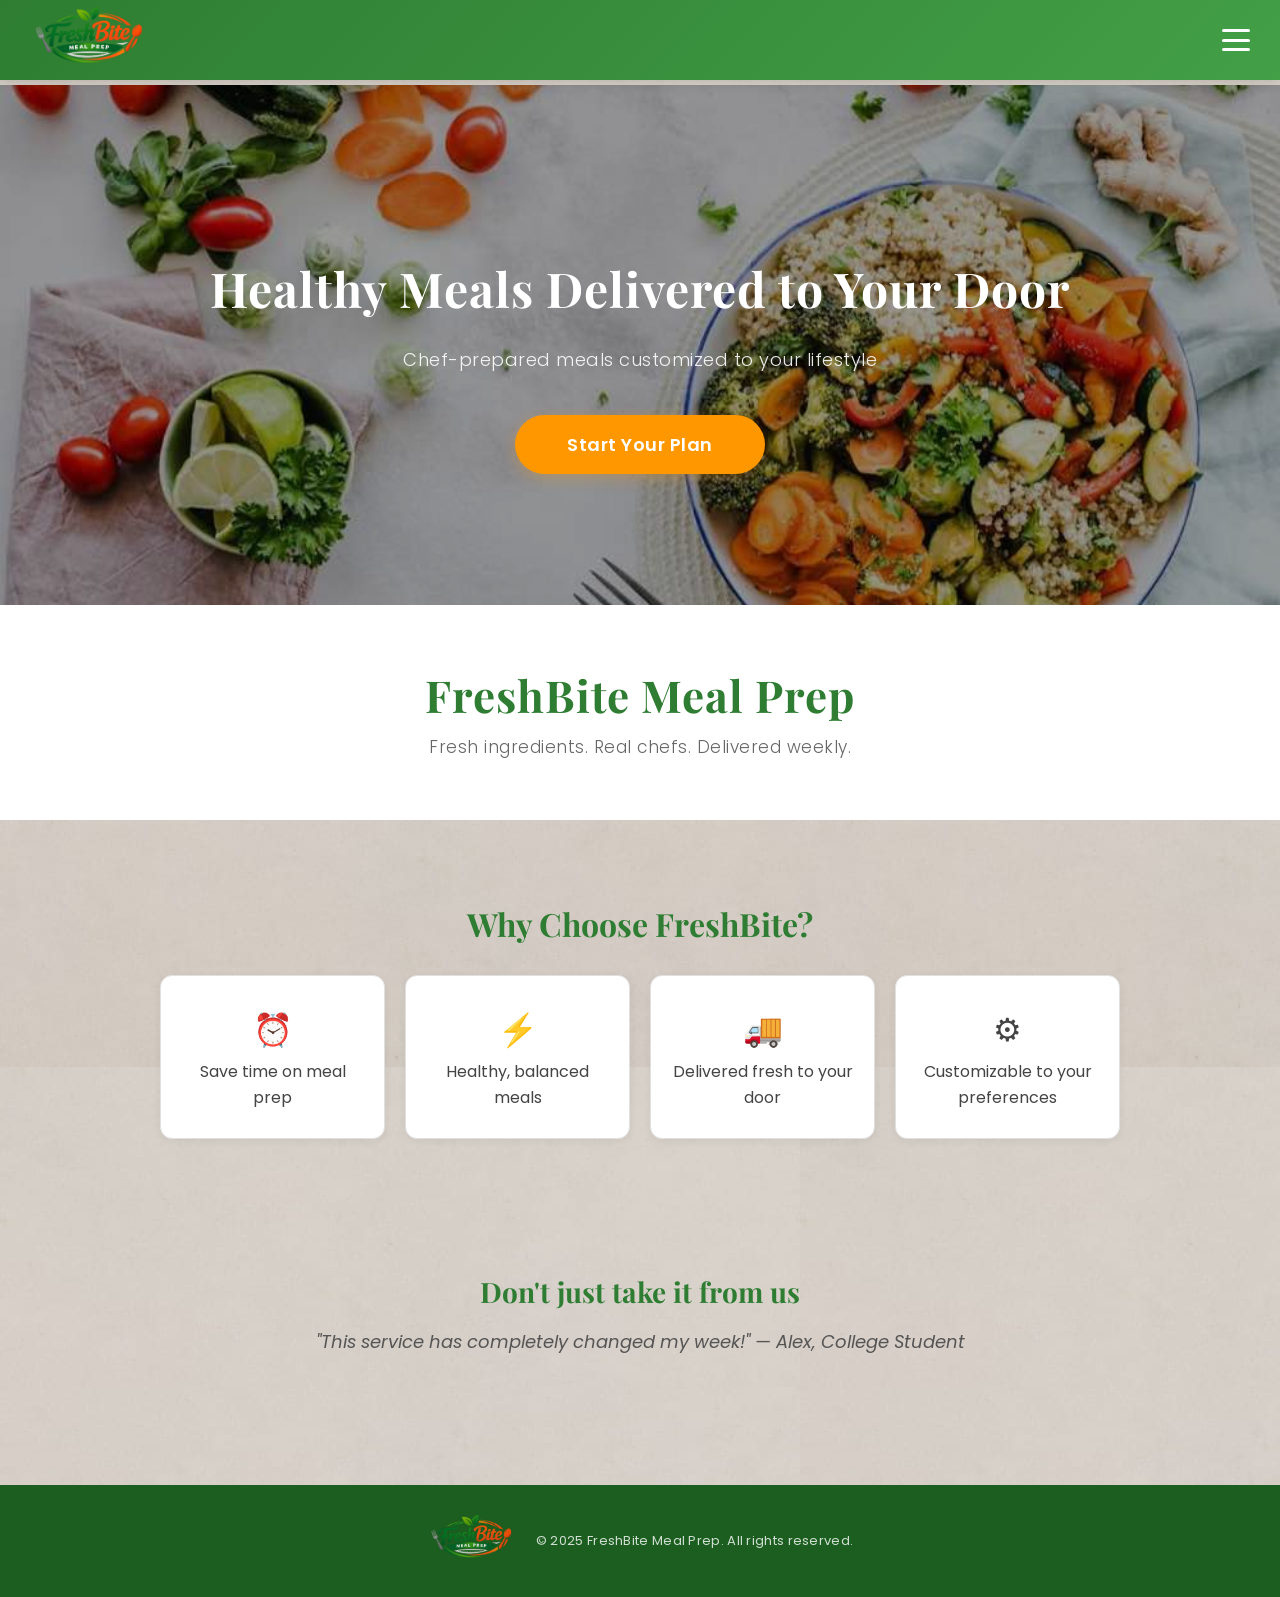
<file: webpages/index.html>
<!DOCTYPE html>
<html lang="en">
<head>
    <meta charset="UTF-8">
    <meta name="viewport" content="width=device-width, initial-scale=1.0">
    <meta name="keywords" content="FreshBite, meal prep, meal delivery, healthy food, subscription, fresh meals, home delivery">
    <meta name="description" content="FreshBite Meal Prep - Chef-prepared healthy meals delivered fresh to your door.">
    <title>Welcome - FreshBite Meal Prep</title>
    <link rel="stylesheet" href="../stylesheets/header.css">
    <link rel="stylesheet" href="../stylesheets/pages.css">
    <style>
        /* Full-width hero with overlay */
        .hero {
            width: 100%;
            min-height: 520px;
            display: flex;
            flex-direction: column;
            align-items: center;
            justify-content: center;
            background-image: linear-gradient(rgba(0,0,0,0.4), rgba(0,0,0,0.4)), url("../pictures/hero.jpg");
            background-size: cover;
            background-position: center;
        }

        .hero h2 {
            color: white;
            font-size: 48px;
            font-family: 'Playfair Display', Georgia, serif;
            text-align: center;
            padding: 0 20px;
            margin-bottom: 8px;
            letter-spacing: 1px;
        }

        .hero p {
            color: rgba(255,255,255,0.9);
            font-size: 18px;
            font-weight: 300;
            letter-spacing: 0.5px;
        }

        .hero button {
            background-color: #FF9800;
            color: white;
            margin-top: 24px;
            border-radius: 50px;
            border: none;
            padding: 16px 52px;
            font-size: 18px;
            font-weight: 600;
            font-family: 'Poppins', sans-serif;
            cursor: pointer;
            letter-spacing: 0.5px;
            transition: background-color 0.3s ease, transform 0.2s ease, box-shadow 0.3s ease;
            box-shadow: 0 4px 15px rgba(255, 152, 0, 0.3);
        }

        .hero button:hover {
            background-color: #e68a00;
            transform: translateY(-2px);
            box-shadow: 0 6px 20px rgba(255, 152, 0, 0.4);
        }

        /* Brand banner */
        .brand-banner {
            text-align: center;
            padding: 60px 20px;
            background-color: white;
        }

        .brand-banner h2 {
            font-family: 'Playfair Display', Georgia, serif;
            font-size: 44px;
            color: #2E7D32;
            margin: 0 0 10px 0;
            letter-spacing: 1px;
        }

        .brand-banner p {
            font-size: 17px;
            color: #666;
            margin: 0;
            font-weight: 300;
            letter-spacing: 0.5px;
        }

        /* Benefits section */
        .benefits-section {
            max-width: 960px;
            margin: 0 auto;
            padding: 50px 20px;
            text-align: center;
        }

        .benefits-section h3 {
            color: #2E7D32;
            font-family: 'Playfair Display', Georgia, serif;
            font-size: 32px;
            margin-bottom: 30px;
        }

        .benefits-grid {
            list-style: none;
            padding: 0;
            display: flex;
            flex-wrap: wrap;
            gap: 20px;
            justify-content: center;
        }

        .benefits-grid li {
            flex: 1;
            min-width: 180px;
            max-width: 220px;
            padding: 28px 20px;
            background-color: white;
            border: 1px solid #e0e0e0;
            border-radius: 12px;
            font-size: 16px;
            color: #444;
            line-height: 1.6;
            box-shadow: 0 2px 8px rgba(0,0,0,0.06);
            transition: transform 0.3s ease, box-shadow 0.3s ease;
        }

        .benefits-grid li:hover {
            transform: translateY(-4px);
            box-shadow: 0 6px 20px rgba(0,0,0,0.1);
        }

        .benefit-icon {
            font-size: 32px;
            display: inline-block;
            margin-bottom: 4px;
        }

        /* Testimonial teaser */
        .testimonial-teaser {
            text-align: center;
            padding: 40px 20px 60px;
            max-width: 700px;
            margin: 0 auto;
        }

        .testimonial-teaser h3 {
            color: #2E7D32;
            font-family: 'Playfair Display', Georgia, serif;
            font-size: 28px;
            margin-bottom: 15px;
        }

        .testimonial-teaser p {
            font-size: 18px;
            color: #555;
            font-style: italic;
            line-height: 1.6;
        }

        @media (max-width: 900px) {
            .hero { min-height: 380px; }
            .hero h2 { font-size: 32px; }
            .brand-banner h2 { font-size: 34px; }
        }

        @media (max-width: 600px) {
            .hero { min-height: 300px; }
            .hero h2 { font-size: 24px; }
            .hero p { font-size: 14px; }
            .hero button { padding: 14px 36px; font-size: 16px; }
            .brand-banner h2 { font-size: 26px; }
            .brand-banner p { font-size: 14px; }
            .benefits-grid li { min-width: 140px; }
        }
    </style>
</head>
<body>
    <!-- Beginning of Standard Header -->
    <div class="header">
        <a href="index.html"><img src="../pictures/freshlogo_s.png"></a>
        <div class="brandBox">
            <h1>FreshBite&copy; Meal Prep</h1>
            <p>Eating Healthy has never been easier</p>
        </div>
        <button class="hamburger" id="hamburger" onclick="toggleMenu()">
            <span></span>
            <span></span>
            <span></span>
        </button>
    </div>
    
    <div class="menu" id="menu">
        <a href="index.html"><h2>Home</h2></a>
        <a href="about.html"><h2>About</h2></a>
        <a href="howitworks.html"><h2>How It Works</h2></a>
        <a href="pricing.html"><h2>Pricing</h2></a>
        <a href="testimony.html"><h2>Testimonies</h2></a>
        <a href="faq.html"><h2>FAQ</h2></a>
        <a href="contact.html"><h2>Contact</h2></a>
        <a href="enrollment_form.html"><h2>Join</h2></a>
    </div>

    <script>
        function toggleMenu() {
            if (document.getElementById("menu").style.visibility == "hidden") {
                document.getElementById("menu").style.visibility = "visible";
            } else {
                document.getElementById("menu").style.visibility = "hidden";
            }
        }
    </script>
    <!-- End of Standard Header -->

    <!-- Full-width stretched hero -->
    <div class="hero">
        <h2>Healthy Meals Delivered to Your Door</h2>
        <p>Chef-prepared meals customized to your lifestyle</p>
        <a href="enrollment_form.html"><button>Start Your Plan</button></a>
    </div>

    <!-- FreshBite brand on white for accessibility -->
    <div class="brand-banner">
        <h2>FreshBite Meal Prep</h2>
        <p>Fresh ingredients. Real chefs. Delivered weekly.</p>
    </div>

    <!-- Benefits as individual cards, no wrapping box -->
    <div class="benefits-section">
        <h3>Why Choose FreshBite?</h3>
        <ul class="benefits-grid">
            <li><span class="benefit-icon">&#9200;</span><br>Save time on meal prep</li>
            <li><span class="benefit-icon">&#9889;</span><br>Healthy, balanced meals</li>
            <li><span class="benefit-icon">&#128666;</span><br>Delivered fresh to your door</li>
            <li><span class="benefit-icon">&#9881;</span><br>Customizable to your preferences</li>
        </ul>
    </div>

    <!-- Testimonial teaser, no box -->
    <div class="testimonial-teaser">
        <h3>Don't just take it from us</h3>
        <p>"This service has completely changed my week!" — Alex, College Student</p>
    </div>

    <!-- Footer -->
    <footer class="site-footer">
        <div class="footer-content">
            <a href="index.html"><img src="../pictures/freshlogo_s.png" class="footer-logo" alt="FreshBite Logo"></a>
            <p>&copy; 2025 FreshBite Meal Prep. All rights reserved.</p>
        </div>
    </footer>
</body>
</html>
</file>
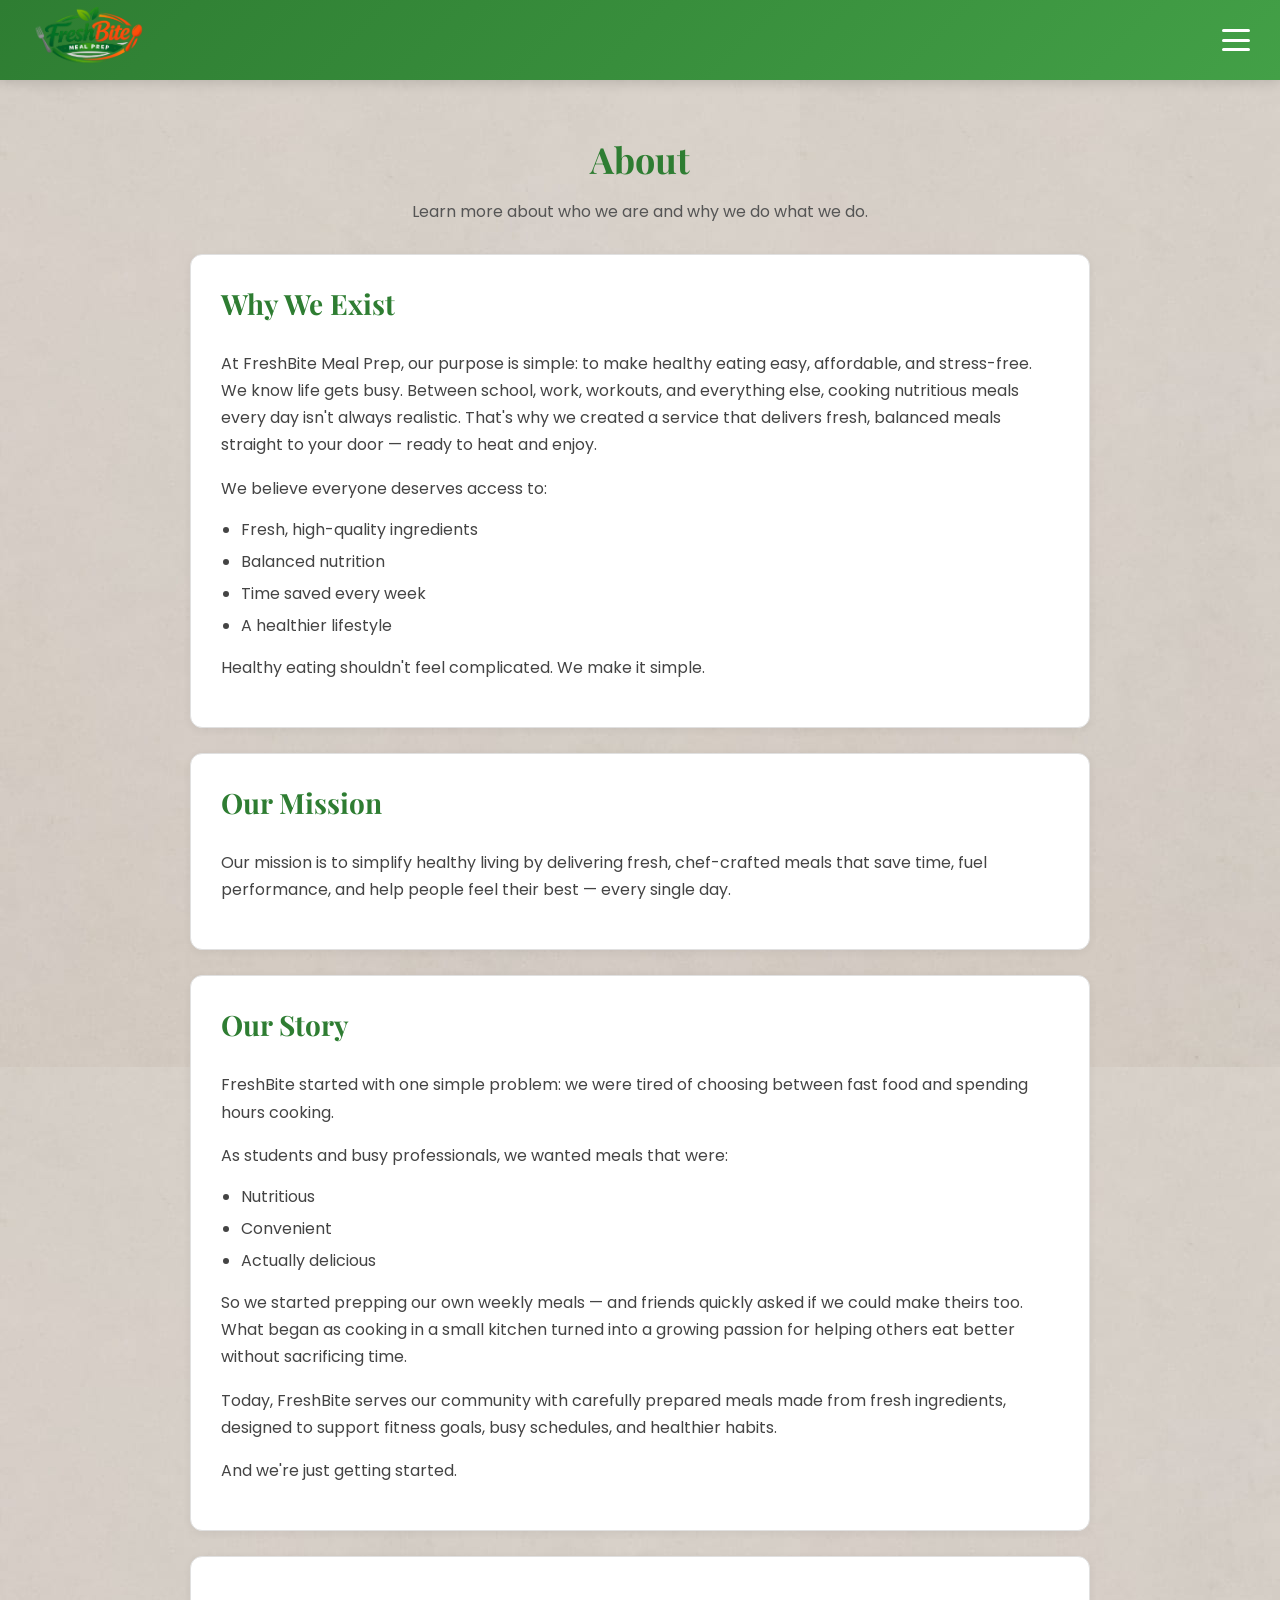
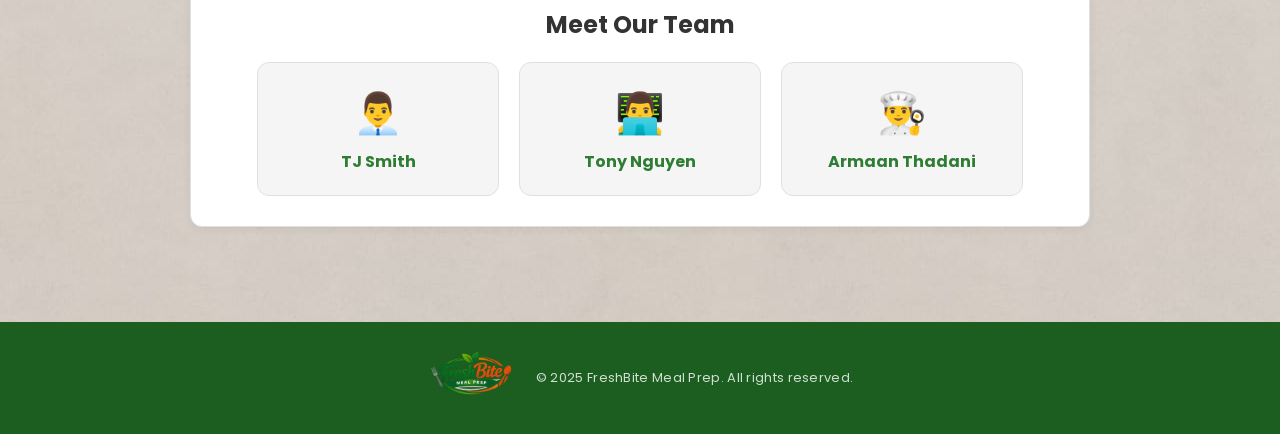
<file: webpages/about.html>
<!DOCTYPE html>
<html lang="en">
<head>
    <meta charset="UTF-8">
    <meta name="viewport" content="width=device-width, initial-scale=1.0">
    <meta name="keywords" content="FreshBite, about us, meal prep, our story, our mission, healthy food company">
    <meta name="description" content="Learn about FreshBite Meal Prep - our mission, story, and team.">
    <title>About Us - FreshBite Meal Prep</title>
    <link rel="stylesheet" href="../stylesheets/header.css">
    <link rel="stylesheet" href="../stylesheets/pages.css">
    <style>
        .about-container {
            max-width: 900px;
            margin: 0 auto;
            padding: 20px;
        }

        .about-section {
            padding: 30px;
            margin-bottom: 25px;
            background-color: white;
            border: 1px solid #e0e0e0;
            border-radius: 12px;
            box-shadow: 0 2px 8px rgba(0,0,0,0.06);
            transition: box-shadow 0.3s ease;
        }

        .about-section:hover {
            box-shadow: 0 4px 16px rgba(0,0,0,0.1);
        }

        .about-section h3 {
            color: #2E7D32;
            font-family: 'Playfair Display', Georgia, serif;
            font-size: 28px;
            margin-top: 0;
        }

        .about-section p {
            color: #444;
            line-height: 1.7;
            font-size: 16px;
        }

        .about-section ul {
            padding-left: 20px;
        }

        .about-section li {
            margin-bottom: 8px;
            color: #444;
            line-height: 1.5;
            font-size: 16px;
        }

        .team-grid {
            display: flex;
            gap: 20px;
            justify-content: center;
            flex-wrap: wrap;
            margin-top: 15px;
        }

        .team-member {
            text-align: center;
            flex: 1;
            min-width: 150px;
            max-width: 200px;
            padding: 20px;
            background-color: #f5f5f5;
            border-radius: 12px;
            border: 1px solid #e0e0e0;
            transition: transform 0.3s ease, box-shadow 0.3s ease;
        }

        .team-member:hover {
            transform: translateY(-4px);
            box-shadow: 0 6px 16px rgba(0,0,0,0.1);
        }

        .team-member p {
            font-weight: bold;
            color: #2E7D32 !important;
            margin: 5px 0 0 0;
        }

        .team-member span {
            font-size: 40px;
        }

        @media (max-width: 600px) {
            .about-section { padding: 20px; }
            .about-section h3 { font-size: 22px; }
            .about-section p { font-size: 14px; }
            .team-grid {
                flex-direction: column;
                align-items: center;
            }
        }
    </style>
</head>
<body>
    <!-- Beginning of Standard Header -->
    <div class="header">
        <a href="index.html"><img src="../pictures/freshlogo_s.png"></a>
        <div class="brandBox">
            <h1>FreshBite&copy; Meal Prep</h1>
            <p>Eating Healthy has never been easier</p>
        </div>
        <button class="hamburger" id="hamburger" onclick="toggleMenu()">
            <span></span>
            <span></span>
            <span></span>
        </button>
    </div>
    
    <div class="menu" id="menu">
        <a href="index.html"><h2>Home</h2></a>
        <a href="about.html"><h2>About</h2></a>
        <a href="howitworks.html"><h2>How It Works</h2></a>
        <a href="pricing.html"><h2>Pricing</h2></a>
        <a href="testimony.html"><h2>Testimonies</h2></a>
        <a href="faq.html"><h2>FAQ</h2></a>
        <a href="contact.html"><h2>Contact</h2></a>
        <a href="enrollment_form.html"><h2>Join</h2></a>
    </div>

    <script>
        function toggleMenu() {
            if (document.getElementById("menu").style.visibility == "hidden") {
                document.getElementById("menu").style.visibility = "visible";
            } else {
                document.getElementById("menu").style.visibility = "hidden";
            }
        }
    </script>
    <!-- End of Standard Header -->
     
    <div class="about-container">
        <h2 class="page-title">About</h2>
        <p class="page-subtitle">Learn more about who we are and why we do what we do.</p>

        <div class="about-section">
            <h3>Why We Exist</h3>
            <p>At FreshBite Meal Prep, our purpose is simple: to make healthy eating easy, affordable,
                and stress-free. We know life gets busy. Between school, work, workouts, and everything
                else, cooking nutritious meals every day isn't always realistic. That's why we created a
                service that delivers fresh, balanced meals straight to your door — ready to heat and enjoy.</p>
            <p>We believe everyone deserves access to:</p>
            <ul>
                <li>Fresh, high-quality ingredients</li>
                <li>Balanced nutrition</li>
                <li>Time saved every week</li>
                <li>A healthier lifestyle</li>
            </ul>
            <p>Healthy eating shouldn't feel complicated. We make it simple.</p>
        </div>

        <div class="about-section">
            <h3>Our Mission</h3>
            <p>Our mission is to simplify healthy living by delivering fresh, chef-crafted meals that save time, fuel performance, and help people feel their best — every single day.</p>
        </div>

        <div class="about-section">
            <h3>Our Story</h3>
            <p>FreshBite started with one simple problem: we were tired of choosing between fast food and spending hours cooking.</p>
            <p>As students and busy professionals, we wanted meals that were:</p>
            <ul>
                <li>Nutritious</li>
                <li>Convenient</li>
                <li>Actually delicious</li>
            </ul>
            <p>So we started prepping our own weekly meals — and friends quickly asked if we could make theirs too. What began as cooking in a small kitchen turned into a growing passion for helping others eat better without sacrificing time.</p>
            <p>Today, FreshBite serves our community with carefully prepared meals made from fresh ingredients, designed to support fitness goals, busy schedules, and healthier habits.</p>
            <p>And we're just getting started.</p>
        </div>

        <div class="about-section" style="text-align: center;">
            <h2>Meet Our Team</h2>
            <div class="team-grid">
                <div class="team-member">
                    <span>👨‍💼</span>
                    <p>TJ Smith</p>
                </div>
                <div class="team-member">
                    <span>👨‍💻</span>
                    <p>Tony Nguyen</p>
                </div>
                <div class="team-member">
                    <span>👨‍🍳</span>
                    <p>Armaan Thadani</p>
                </div>
            </div>
        </div>
    </div>

    <!-- Footer -->
    <footer class="site-footer">
        <div class="footer-content">
            <a href="index.html"><img src="../pictures/freshlogo_s.png" class="footer-logo" alt="FreshBite Logo"></a>
            <p>&copy; 2025 FreshBite Meal Prep. All rights reserved.</p>
        </div>
    </footer>
</body>
</html>
</file>
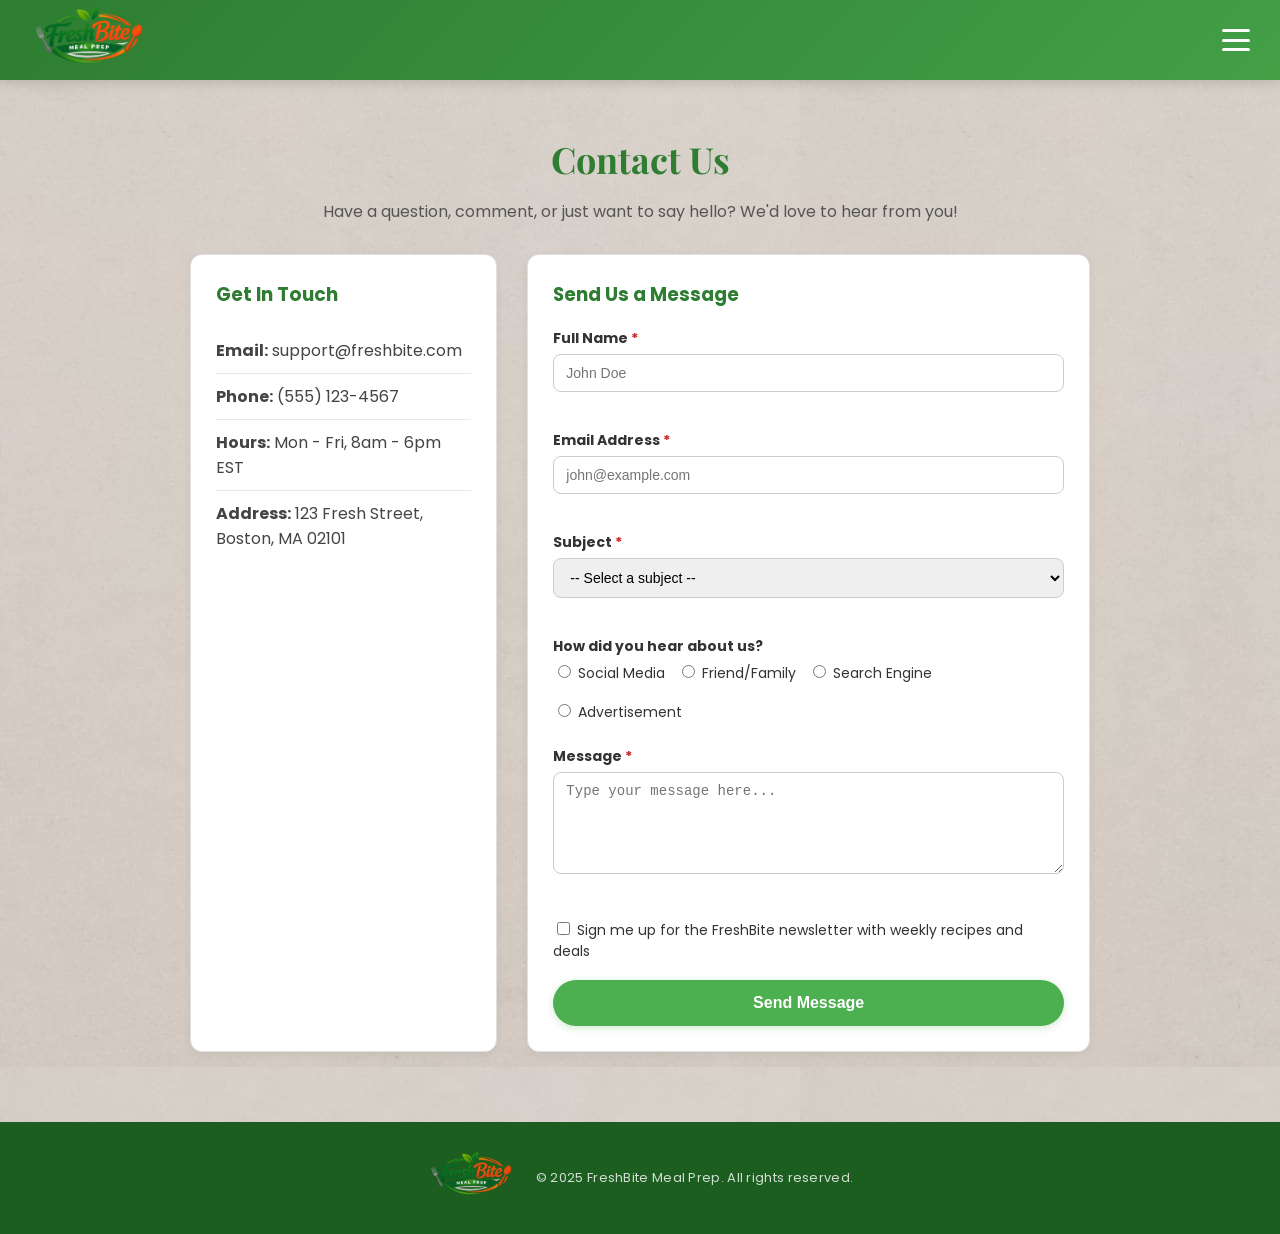
<file: webpages/contact.html>
<!DOCTYPE html>
<html lang="en">
<head>
    <meta charset="UTF-8">
    <meta name="viewport" content="width=device-width, initial-scale=1.0">
    <meta name="keywords" content="FreshBite, contact us, customer support, meal prep, get in touch, feedback">
    <meta name="description" content="Get in touch with FreshBite Meal Prep. We'd love to hear from you!">
    <title>Contact Us - FreshBite Meal Prep</title>
    <link rel="stylesheet" href="../stylesheets/header.css">
    <link rel="stylesheet" href="../stylesheets/pages.css">
</head>
<body>
    <!-- Beginning of Standard Header -->
    <div class="header">
        <a href="index.html"><img src="../pictures/freshlogo_s.png"></a>
        <div class="brandBox">
            <h1>FreshBite&copy; Meal Prep</h1>
            <p>Eating Healthy has never been easier</p>
        </div>
        <button class="hamburger" id="hamburger" onclick="toggleMenu()">
            <span></span>
            <span></span>
            <span></span>
        </button>
    </div>
    
    <div class="menu" id="menu">
        <a href="index.html"><h2>Home</h2></a>
        <a href="about.html"><h2>About</h2></a>
        <a href="howitworks.html"><h2>How It Works</h2></a>
        <a href="pricing.html"><h2>Pricing</h2></a>
        <a href="testimony.html"><h2>Testimonies</h2></a>
        <a href="faq.html"><h2>FAQ</h2></a>
        <a href="contact.html"><h2>Contact</h2></a>
        <a href="enrollment_form.html"><h2>Join</h2></a>
    </div>

    <script>
        function toggleMenu() {
            if (document.getElementById("menu").style.visibility == "hidden") {
                document.getElementById("menu").style.visibility = "visible";
            } else {
                document.getElementById("menu").style.visibility = "hidden";
            }
        }
    </script>
    <!-- End of Standard Header -->

    <!-- Page Content -->
    <div class="page-container">
        <h2 class="page-title">Contact Us</h2>
        <p class="page-subtitle">Have a question, comment, or just want to say hello? We'd love to hear from you!</p>

        <div class="contact-wrapper">
            <!-- Contact Info -->
            <div class="contact-info-box">
                <h3>Get In Touch</h3>
                <ul class="contact-list">
                    <li><strong>Email:</strong> support@freshbite.com</li>
                    <li><strong>Phone:</strong> (555) 123-4567</li>
                    <li><strong>Hours:</strong> Mon - Fri, 8am - 6pm EST</li>
                    <li><strong>Address:</strong> 123 Fresh Street, Boston, MA 02101</li>
                </ul>
            </div>

            <!-- Contact Form -->
            <div class="contact-form-box">
                <h3>Send Us a Message</h3>
                <form id="contactForm" novalidate>
                    <div class="form-group">
                        <label for="fullName">Full Name <span class="required">*</span></label>
                        <input type="text" id="fullName" name="fullName" placeholder="John Doe">
                        <span class="error-msg" id="nameError"></span>
                    </div>

                    <div class="form-group">
                        <label for="email">Email Address <span class="required">*</span></label>
                        <input type="email" id="email" name="email" placeholder="john@example.com">
                        <span class="error-msg" id="emailError"></span>
                    </div>

                    <div class="form-group">
                        <label for="subject">Subject <span class="required">*</span></label>
                        <select id="subject" name="subject">
                            <option value="">-- Select a subject --</option>
                            <option value="general">General Inquiry</option>
                            <option value="support">Customer Support</option>
                            <option value="billing">Billing Question</option>
                            <option value="feedback">Feedback</option>
                            <option value="partnership">Partnership Opportunity</option>
                        </select>
                        <span class="error-msg" id="subjectError"></span>
                    </div>

                    <div class="form-group">
                        <label>How did you hear about us?</label>
                        <div class="radio-group">
                            <label class="radio-label"><input type="radio" name="source" value="social"> Social Media</label>
                            <label class="radio-label"><input type="radio" name="source" value="friend"> Friend/Family</label>
                            <label class="radio-label"><input type="radio" name="source" value="search"> Search Engine</label>
                            <label class="radio-label"><input type="radio" name="source" value="ad"> Advertisement</label>
                        </div>
                    </div>

                    <div class="form-group">
                        <label for="message">Message <span class="required">*</span></label>
                        <textarea id="message" name="message" rows="5" placeholder="Type your message here..."></textarea>
                        <span class="error-msg" id="messageError"></span>
                    </div>

                    <div class="form-group">
                        <label class="checkbox-label">
                            <input type="checkbox" id="newsletter" name="newsletter">
                            Sign me up for the FreshBite newsletter with weekly recipes and deals
                        </label>
                    </div>

                    <button type="submit" class="submit-btn">Send Message</button>
                </form>
            </div>
        </div>
    </div>

    <!-- Thank You Modal -->
    <div class="modal-overlay" id="thankYouModal">
        <div class="modal-content">
            <h2>Thank You!</h2>
            <p>Your message has been received. A member of our team will get back to you within 24 hours.</p>
            <button class="modal-close-btn" onclick="closeModal()">Close</button>
        </div>
    </div>

    <!-- Footer -->
    <footer class="site-footer">
        <div class="footer-content">
            <a href="index.html"><img src="../pictures/freshlogo_s.png" class="footer-logo" alt="FreshBite Logo"></a>
            <p>&copy; 2025 FreshBite Meal Prep. All rights reserved.</p>
        </div>
    </footer>

    <script>
        /*
         * Contact Form Validation
         * - Uses a homegrown FormValidator object
         * - Uses an associative array to store validation rules
         * - Uses DOM objects to display error messages
         * - Pops up a thank you modal on successful validation
         */

        // Homegrown object: FormValidator
        function FormValidator(formId) {
            this.form = document.getElementById(formId);
            this.errors = {};
            // Associative array of validation rules
            this.rules = {
                "fullName": { required: true, minLength: 2, label: "Full Name" },
                "email": { required: true, pattern: /^[^\s@]+@[^\s@]+\.[^\s@]+$/, label: "Email" },
                "subject": { required: true, label: "Subject" },
                "message": { required: true, minLength: 10, label: "Message" }
            };
        }

        // Method: validate a single field
        FormValidator.prototype.validateField = function(fieldName) {
            var rule = this.rules[fieldName];
            if (!rule) return true;

            var field = document.getElementById(fieldName);
            var value = field.value.trim();
            var errorSpan = document.getElementById(fieldName.replace(/([A-Z])/g, function(m) { return m; }) + "Error")
                           || document.getElementById(fieldName.charAt(0).toLowerCase() + fieldName.slice(1) + "Error");

            // Map field IDs to error span IDs
            var errorMap = {
                "fullName": "nameError",
                "email": "emailError",
                "subject": "subjectError",
                "message": "messageError"
            };
            errorSpan = document.getElementById(errorMap[fieldName]);

            if (rule.required && value === "") {
                this.errors[fieldName] = rule.label + " is required.";
                if (errorSpan) errorSpan.textContent = this.errors[fieldName];
                field.classList.add("input-error");
                return false;
            }

            if (rule.minLength && value.length < rule.minLength) {
                this.errors[fieldName] = rule.label + " must be at least " + rule.minLength + " characters.";
                if (errorSpan) errorSpan.textContent = this.errors[fieldName];
                field.classList.add("input-error");
                return false;
            }

            if (rule.pattern && !rule.pattern.test(value)) {
                this.errors[fieldName] = "Please enter a valid " + rule.label.toLowerCase() + ".";
                if (errorSpan) errorSpan.textContent = this.errors[fieldName];
                field.classList.add("input-error");
                return false;
            }

            // Field is valid
            if (errorSpan) errorSpan.textContent = "";
            field.classList.remove("input-error");
            delete this.errors[fieldName];
            return true;
        };

        // Method: validate all fields
        FormValidator.prototype.validateAll = function() {
            this.errors = {};
            var isValid = true;
            for (var fieldName in this.rules) {
                if (!this.validateField(fieldName)) {
                    isValid = false;
                }
            }
            return isValid;
        };

        // Method: reset the form
        FormValidator.prototype.reset = function() {
            this.form.reset();
            this.errors = {};
            var errorSpans = this.form.querySelectorAll(".error-msg");
            for (var i = 0; i < errorSpans.length; i++) {
                errorSpans[i].textContent = "";
            }
            var inputs = this.form.querySelectorAll(".input-error");
            for (var j = 0; j < inputs.length; j++) {
                inputs[j].classList.remove("input-error");
            }
        };

        // Create validator instance
        var validator = new FormValidator("contactForm");

        // Form submit handler
        document.getElementById("contactForm").addEventListener("submit", function(e) {
            e.preventDefault();
            if (validator.validateAll()) {
                // Show thank you modal
                document.getElementById("thankYouModal").style.display = "flex";
                validator.reset();
            }
        });

        // Close modal function
        function closeModal() {
            document.getElementById("thankYouModal").style.display = "none";
        }

        // Close modal on outside click
        document.getElementById("thankYouModal").addEventListener("click", function(e) {
            if (e.target === this) {
                closeModal();
            }
        });
    </script>
</body>
</html>
</file>
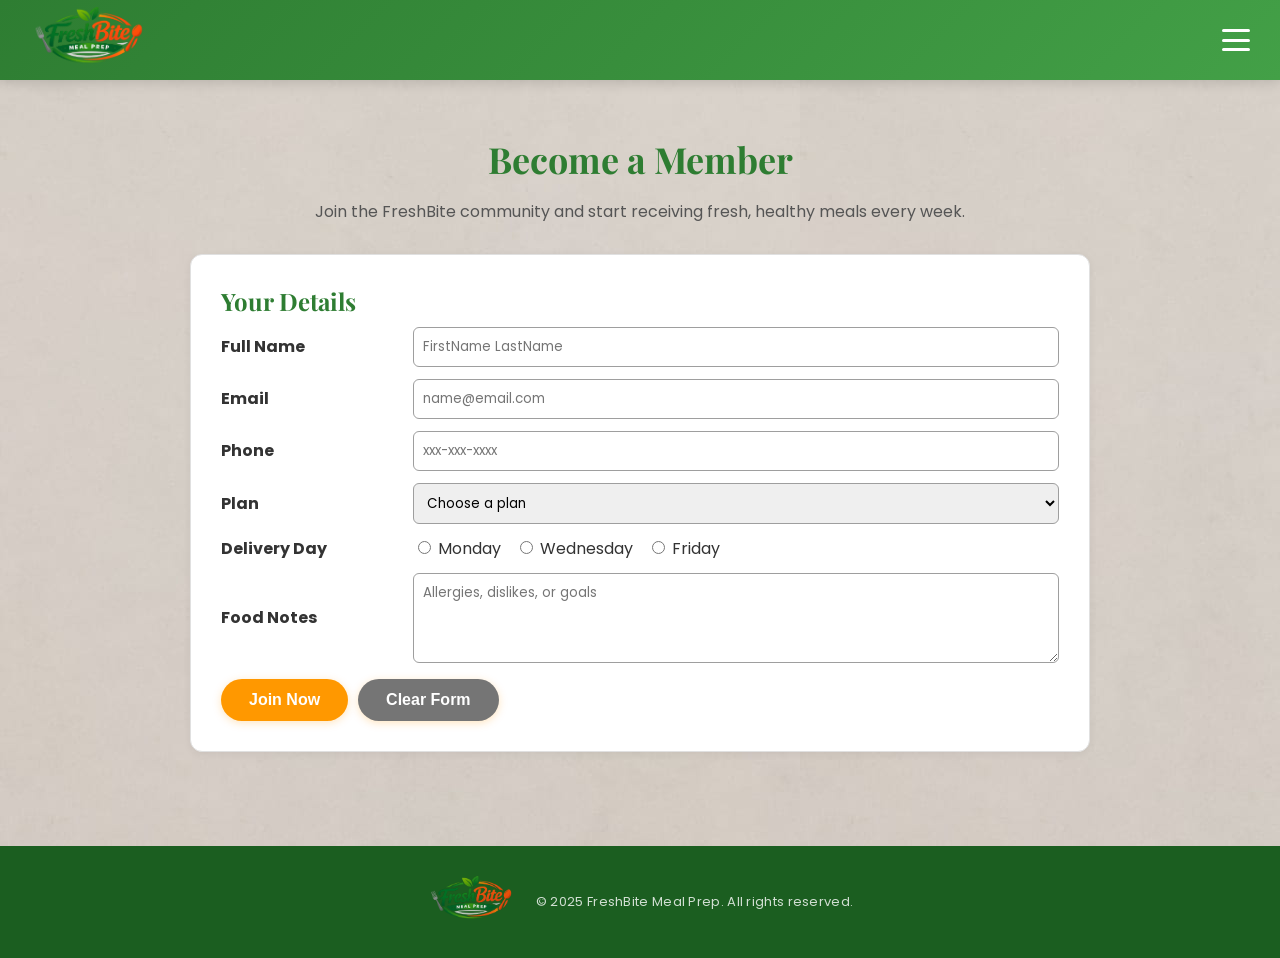
<file: webpages/enrollment_form.html>
<!DOCTYPE html>
<html lang="en">
<head>
    <meta charset="UTF-8">
    <meta name="viewport" content="width=device-width, initial-scale=1.0">
    <meta name="keywords" content="meal delivery enrollment, FreshBite signup, meal prep subscription form">
    <meta name="description" content="Enroll in FreshBite Meal Prep and start receiving fresh, healthy meals delivered to your door.">
    <title>Join - FreshBite Meal Prep</title>
    <link rel="stylesheet" href="../stylesheets/header.css">
    <link rel="stylesheet" href="../stylesheets/pages.css">
    <style>
        .enroll-card {
            background-color: white;
            border: 1px solid #e0e0e0;
            border-radius: 12px;
            padding: 30px;
            margin-bottom: 24px;
            box-shadow: 0 2px 8px rgba(0,0,0,0.06);
        }

        .enroll-card h3 {
            margin-top: 0;
            margin-bottom: 10px;
            color: #2E7D32;
            font-family: 'Playfair Display', Georgia, serif;
            font-size: 24px;
        }

        .formGrid {
            display: grid;
            grid-template-columns: 180px 1fr;
            row-gap: 12px;
            column-gap: 12px;
            align-items: center;
        }

        label {
            font-weight: bold;
        }

        input[type="text"],
        input[type="email"],
        input[type="tel"],
        select,
        textarea {
            width: 100%;
            padding: 9px;
            border: 1px solid #9E9E9E;
            border-radius: 6px;
            box-sizing: border-box;
            font-family: inherit;
        }

        textarea {
            min-height: 90px;
            resize: vertical;
        }

        .rowGroup {
            display: flex;
            flex-wrap: wrap;
            gap: 14px;
        }

        .rowGroup label {
            font-weight: normal;
        }

        .rowGroup input {
            width: auto;
            padding: 0;
        }

        .errorBox {
            color: #B71C1C;
            background-color: #FFEBEE;
            border: 1px solid #EF9A9A;
            border-radius: 6px;
            padding: 10px;
            margin-bottom: 14px;
            display: none;
        }

        .summaryBox {
            background-color: #E8F5E9;
            border: 1px solid #81C784;
            border-radius: 6px;
            padding: 10px;
            margin-top: 14px;
            display: none;
        }

        .buttonRow {
            margin-top: 16px;
            display: flex;
            gap: 10px;
        }

        .buttonRow button {
            background-color: #FF9800;
            color: #fff;
            border: none;
            border-radius: 50px;
            padding: 12px 28px;
            cursor: pointer;
            font-weight: 600;
            font-size: 16px;
            transition: background-color 0.3s ease, transform 0.2s ease, box-shadow 0.3s ease;
            box-shadow: 0 2px 8px rgba(255,152,0,0.25);
        }

        .buttonRow button:hover {
            background-color: #e68a00;
            transform: translateY(-1px);
            box-shadow: 0 4px 12px rgba(255,152,0,0.35);
        }

        .buttonRow .secondary {
            background-color: #757575;
        }

        @media (max-width: 750px) {
            .formGrid {
                grid-template-columns: 1fr;
            }
        }

        @media (max-width: 400px) {
            .enroll-card {
                padding: 14px;
            }
        }
    </style>
</head>
<body>
     <!-- Beginning of Standard Header -->
    <div class="header">
        <a href="index.html"><img src="../pictures/freshlogo_s.png"></a>
        <div class="brandBox">
            <h1>FreshBite&copy; Meal Prep</h1>
            <p>Eating Healthy has never been easier</p>
        </div>
        <button class="hamburger" id="hamburger" onclick="toggleMenu()">
            <span></span>
            <span></span>
            <span></span>
        </button>
    </div>
    
    <div class="menu" id="menu">
        <a href="index.html"><h2>Home</h2></a>
        <a href="about.html"><h2>About</h2></a>
        <a href="howitworks.html"><h2>How It Works</h2></a>
        <a href="pricing.html"><h2>Pricing</h2></a>
        <a href="testimony.html"><h2>Testimonies</h2></a>
        <a href="faq.html"><h2>FAQ</h2></a>
        <a href="contact.html"><h2>Contact</h2></a>
        <a href="enrollment_form.html"><h2>Join</h2></a>
    </div>

    <script>
        function toggleMenu() {
            if (document.getElementById("menu").style.visibility == "hidden") {
                document.getElementById("menu").style.visibility = "visible";
            } else {
                document.getElementById("menu").style.visibility = "hidden";
            }
        }
    </script>
    <!-- End of Standard Header -->
     
    <div class="page-container">
        <h2 class="page-title">Become a Member</h2>
        <p class="page-subtitle">Join the FreshBite community and start receiving fresh, healthy meals every week.</p>

        <section class="enroll-card">
            <h3>Your Details</h3>

            <div id="errorBox" class="errorBox"></div>

            <form id="enrollForm" novalidate>
                <div class="formGrid">
                    <label for="fullName">Full Name</label>
                    <input type="text" id="fullName" name="fullName" placeholder="FirstName LastName">

                    <label for="email">Email</label>
                    <input type="email" id="email" name="email" placeholder="name@email.com">

                    <label for="phone">Phone</label>
                    <input type="tel" id="phone" name="phone" placeholder="xxx-xxx-xxxx">

                    <label for="plan">Plan</label>
                    <select id="plan" name="plan">
                        <option value="">Choose a plan</option>
                        <option value="Starter Box">Starter Box</option>
                        <option value="Balance Box">Balance Box</option>
                        <option value="Performance Box">Performance Box</option>
                    </select>

                    <label>Delivery Day</label>
                    <div class="rowGroup">
                        <label><input type="radio" name="deliveryDay" value="Monday"> Monday</label>
                        <label><input type="radio" name="deliveryDay" value="Wednesday"> Wednesday</label>
                        <label><input type="radio" name="deliveryDay" value="Friday"> Friday</label>
                    </div>

                    <label for="notes">Food Notes</label>
                    <textarea id="notes" name="notes" placeholder="Allergies, dislikes, or goals"></textarea>
                </div>

                <div class="buttonRow">
                    <button type="submit">Join Now</button>
                    <button class="secondary" type="reset">Clear Form</button>
                </div>
            </form>

            <div id="summaryBox" class="summaryBox"></div>
        </section>
    </div>

    <!-- Footer -->
    <footer class="site-footer">
        <div class="footer-content">
            <a href="index.html"><img src="../pictures/freshlogo_s.png" class="footer-logo" alt="FreshBite Logo"></a>
            <p>&copy; 2025 FreshBite Meal Prep. All rights reserved.</p>
        </div>
    </footer>

    <script>
        var deliveryMessages = {
            "Monday": "Start your week strong.",
            "Wednesday": "Midweek refuel is locked in.",
            "Friday": "Weekend prep made easy."
        };

        function Enrollment(name, email, plan, day) {
            this.name = name;
            this.email = email;
            this.plan = plan;
            this.day = day;
        }

        Enrollment.prototype.summary = function () {
            return this.name + " selected the " + this.plan + " with " + this.day + " delivery.";
        };

        function getSelectedDay() {
            var dayRadio = document.querySelector("input[name='deliveryDay']:checked");
            return dayRadio ? dayRadio.value : "";
        }

        function validateForm() {
            var fullName = document.getElementById("fullName").value.trim();
            var email = document.getElementById("email").value.trim();
            var phone = document.getElementById("phone").value.trim();
            var plan = document.getElementById("plan").value;
            var day = getSelectedDay();
            var errorMessages = [];

            if (fullName.length < 2) {
                errorMessages.push("Please enter your full name.");
            }

            if (!email.includes("@") || !email.includes(".")) {
                errorMessages.push("Please provide a valid email address.");
            }

            if (phone.length < 10) {
                errorMessages.push("Please provide a valid phone number.");
            }

            if (!plan) {
                errorMessages.push("Please choose a meal plan.");
            }

            if (!day) {
                errorMessages.push("Please select a delivery day.");
            }

            return errorMessages;
        }

        document.getElementById("enrollForm").addEventListener("submit", function (event) {
            event.preventDefault();
            var errors = validateForm();
            var errorBox = document.getElementById("errorBox");
            var summaryBox = document.getElementById("summaryBox");

            if (errors.length > 0) {
                errorBox.style.display = "block";
                errorBox.innerHTML = errors.join("<br>");
                summaryBox.style.display = "none";
                return;
            }

            errorBox.style.display = "none";

            var customer = new Enrollment(
                document.getElementById("fullName").value.trim(),
                document.getElementById("email").value.trim(),
                document.getElementById("plan").value,
                getSelectedDay()
            );

            summaryBox.style.display = "block";
            summaryBox.innerHTML = "<strong>Enrollment Preview:</strong> " + customer.summary() + " " + deliveryMessages[customer.day];

            alert("Thank you for enrolling with FreshBite! Our team will contact you soon.");
            document.getElementById("enrollForm").reset();
        });
    </script>
</body>
</html>
</file>
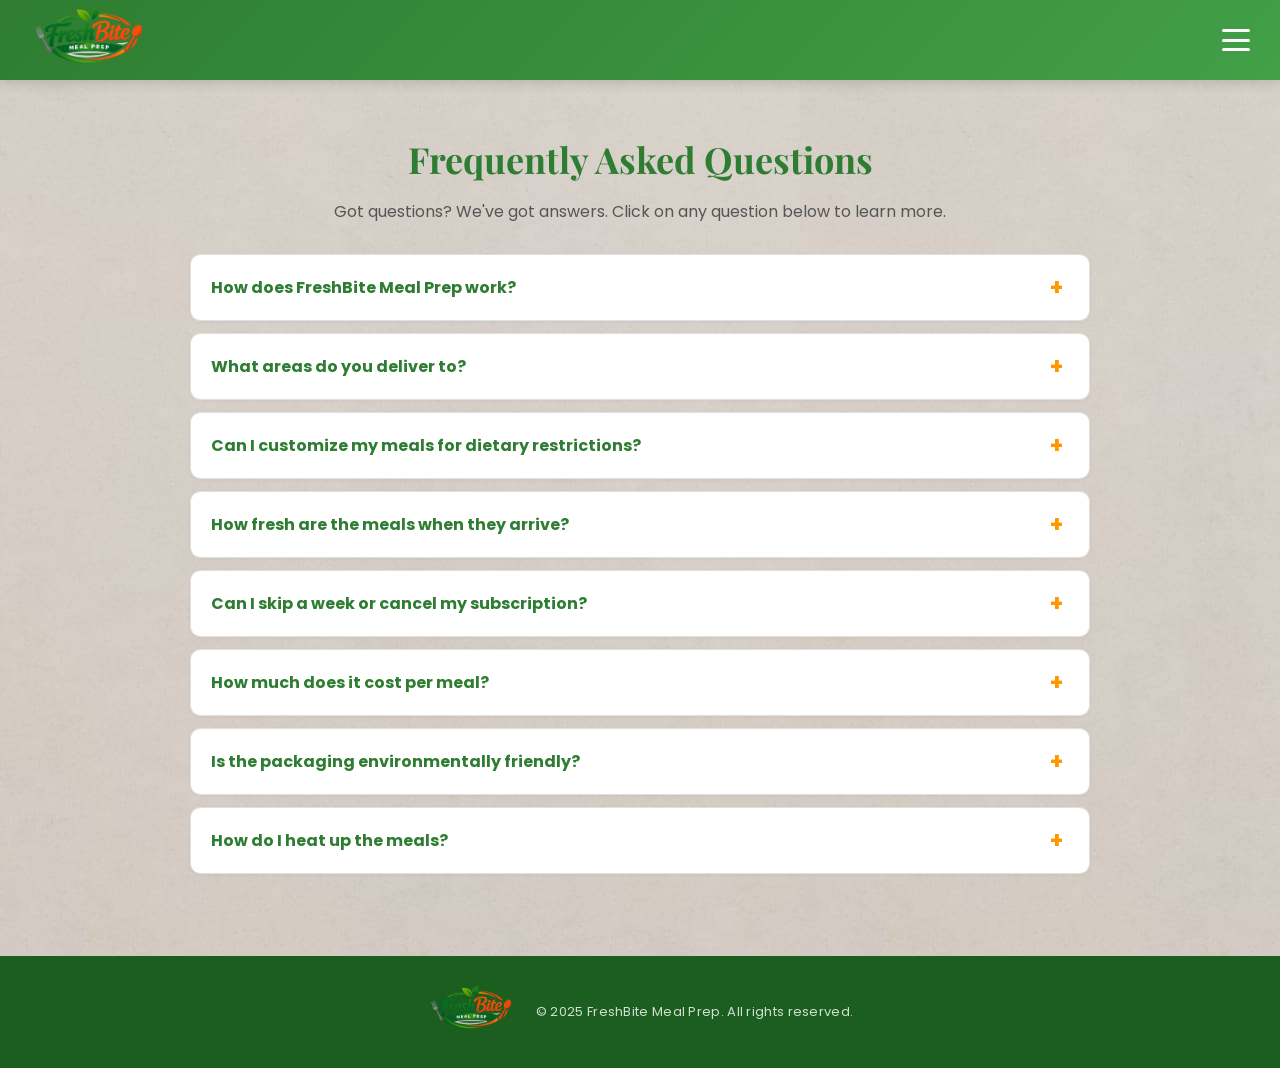
<file: webpages/faq.html>
<!DOCTYPE html>
<html lang="en">
<head>
    <meta charset="UTF-8">
    <meta name="viewport" content="width=device-width, initial-scale=1.0">
    <meta name="keywords" content="FreshBite, meal prep, FAQ, questions, meal delivery, healthy food, subscription">
    <meta name="description" content="Frequently asked questions about FreshBite Meal Prep service.">
    <title>FAQ - FreshBite Meal Prep</title>
    <link rel="stylesheet" href="../stylesheets/header.css">
    <link rel="stylesheet" href="../stylesheets/pages.css">
</head>
<body>
     <!-- Beginning of Standard Header -->
    <div class="header">
        <a href="index.html"><img src="../pictures/freshlogo_s.png"></a>
        <div class="brandBox">
            <h1>FreshBite&copy; Meal Prep</h1>
            <p>Eating Healthy has never been easier</p>
        </div>
        <button class="hamburger" id="hamburger" onclick="toggleMenu()">
            <span></span>
            <span></span>
            <span></span>
        </button>
    </div>
    
    <div class="menu" id="menu">
        <a href="index.html"><h2>Home</h2></a>
        <a href="about.html"><h2>About</h2></a>
        <a href="howitworks.html"><h2>How It Works</h2></a>
        <a href="pricing.html"><h2>Pricing</h2></a>
        <a href="testimony.html"><h2>Testimonies</h2></a>
        <a href="faq.html"><h2>FAQ</h2></a>
        <a href="contact.html"><h2>Contact</h2></a>
        <a href="enrollment_form.html"><h2>Join</h2></a>
    </div>

    <script>
        function toggleMenu() {
            if (document.getElementById("menu").style.visibility == "hidden") {
                document.getElementById("menu").style.visibility = "visible";
            } else {
                document.getElementById("menu").style.visibility = "hidden";
            }
        }
    </script>
    <!-- End of Standard Header -->

    <!-- Page Content -->
    <div class="page-container">
        <h2 class="page-title">Frequently Asked Questions</h2>
        <p class="page-subtitle">Got questions? We've got answers. Click on any question below to learn more.</p>

        <div id="faq-container">
            <!-- FAQ items will be loaded here dynamically from faq.json -->
        </div>
    </div>

    <!-- Footer -->
    <footer class="site-footer">
        <div class="footer-content">
            <a href="index.html"><img src="../pictures/freshlogo_s.png" class="footer-logo" alt="FreshBite Logo"></a>
            <p>&copy; 2025 FreshBite Meal Prep. All rights reserved.</p>
        </div>
    </footer>

    <script>
        /*
         * FAQ Page JavaScript
         * - Fetches FAQ data from an external JSON file
         * - Uses an array of JS objects to build the page
         * - Uses DOM manipulation (createElement, appendChild)
         * - Uses a JS associative array for tracking open/closed state
         */

        // Associative array to track which FAQ items are expanded
        var faqState = {};

        // Function to create a single FAQ item element
        function createFaqItem(faqObj) {
            // Create the wrapper
            var item = document.createElement("div");
            item.className = "faq-item";

            // Create the question button
            var questionBtn = document.createElement("div");
            questionBtn.className = "faq-question";
            questionBtn.innerHTML = '<span class="faq-q-text">' + faqObj.question + '</span><span class="faq-toggle">+</span>';

            // Create the answer div
            var answerDiv = document.createElement("div");
            answerDiv.className = "faq-answer";
            answerDiv.id = "faq-answer-" + faqObj.id;

            var answerP = document.createElement("p");
            answerP.textContent = faqObj.answer;
            answerDiv.appendChild(answerP);

            // Initialize state as closed
            faqState["faq-" + faqObj.id] = false;

            // Click handler to toggle open/close
            questionBtn.addEventListener("click", function() {
                var key = "faq-" + faqObj.id;
                faqState[key] = !faqState[key];

                if (faqState[key]) {
                    answerDiv.style.maxHeight = answerDiv.scrollHeight + "px";
                    answerDiv.style.padding = "15px 20px";
                    questionBtn.querySelector(".faq-toggle").textContent = "−";
                    questionBtn.classList.add("active");
                } else {
                    answerDiv.style.maxHeight = "0";
                    answerDiv.style.padding = "0 20px";
                    questionBtn.querySelector(".faq-toggle").textContent = "+";
                    questionBtn.classList.remove("active");
                }
            });

            item.appendChild(questionBtn);
            item.appendChild(answerDiv);
            return item;
        }

        // Function to render all FAQ items from an array of objects
        function renderFaqs(faqArray) {
            var container = document.getElementById("faq-container");
            for (var i = 0; i < faqArray.length; i++) {
                var faqElement = createFaqItem(faqArray[i]);
                container.appendChild(faqElement);
            }
        }

        // Fetch the FAQ data from external JSON file and build the page
        fetch("../data/faq.json")
            .then(function(response) {
                return response.json();
            })
            .then(function(data) {
                renderFaqs(data.faqs);
            })
            .catch(function(error) {
                console.error("Error loading FAQ data:", error);
                document.getElementById("faq-container").innerHTML = '<p style="text-align:center;color:#c62828;">Unable to load FAQs. Please try again later.</p>';
            });
    </script>
</body>
</html>
</file>
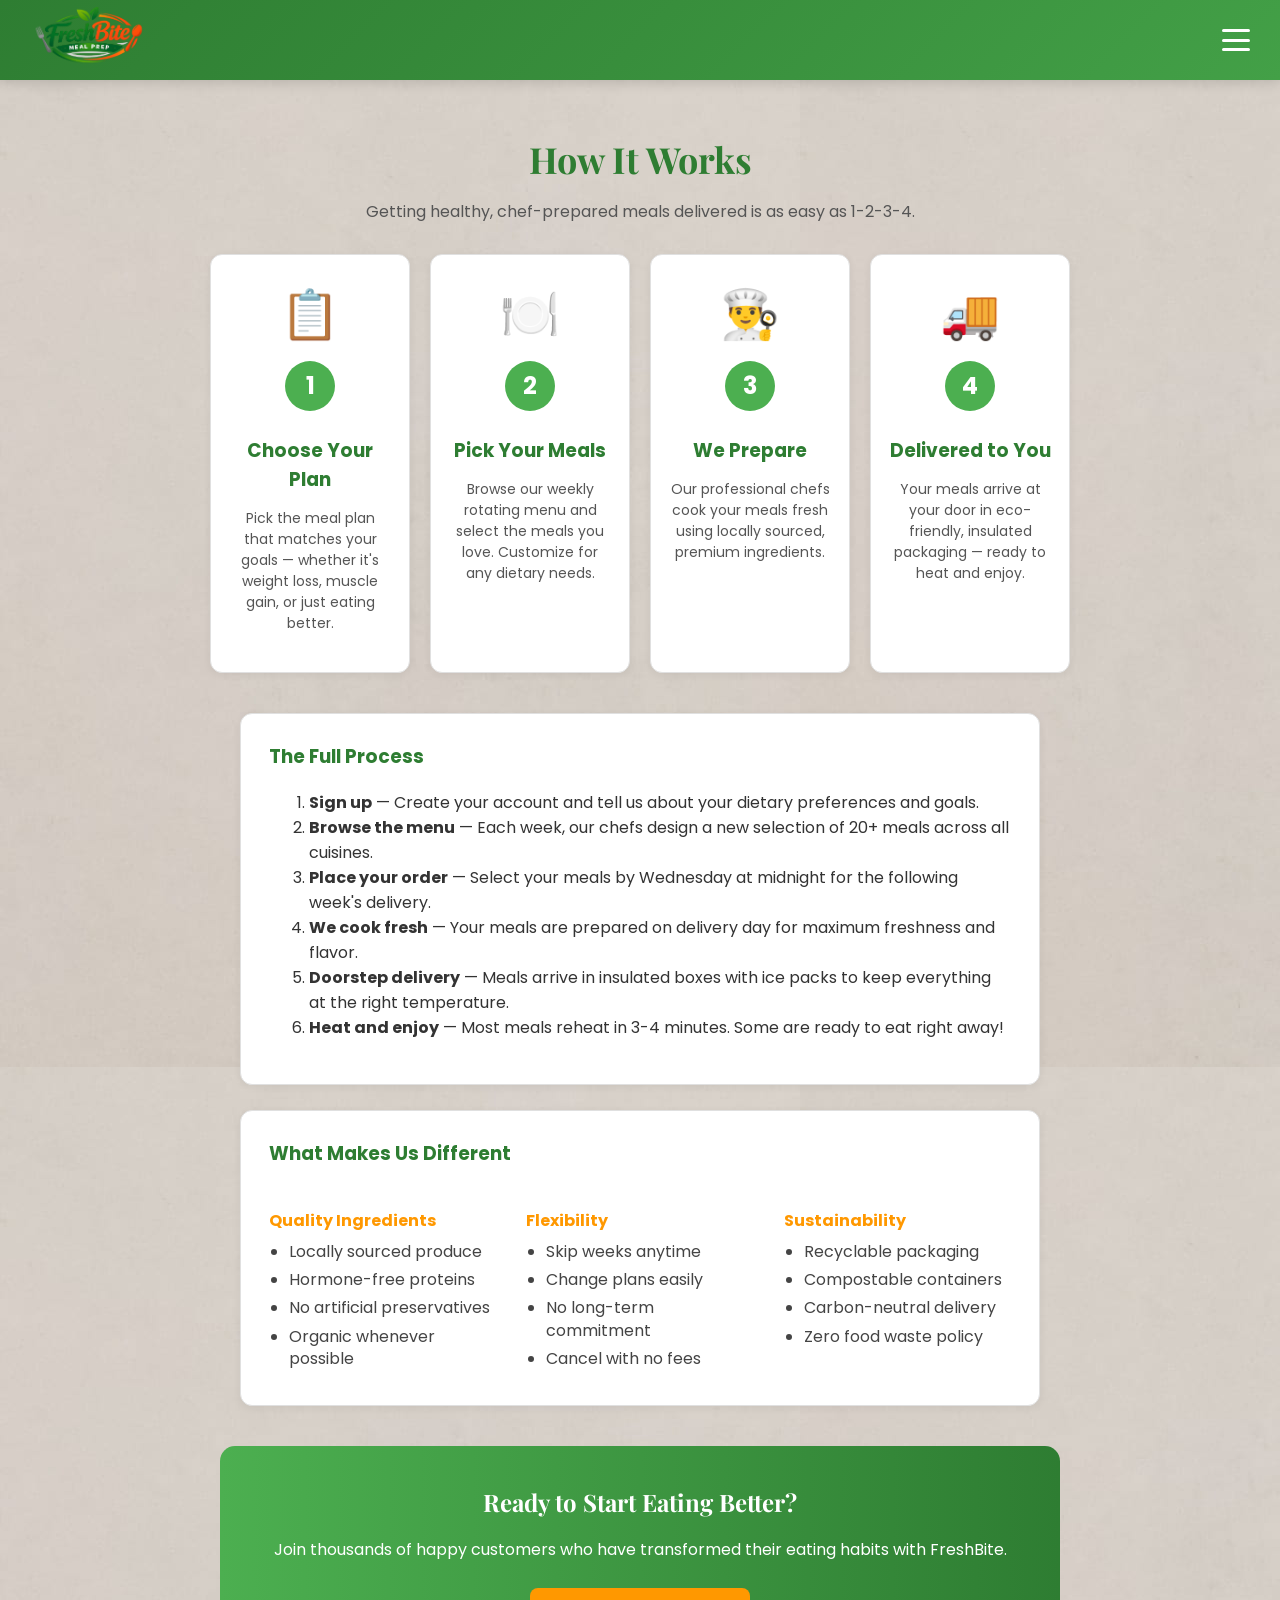
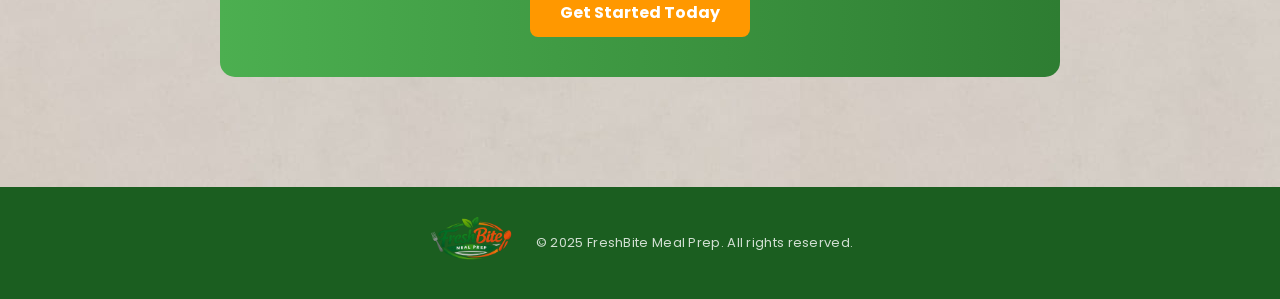
<file: webpages/howitworks.html>
<!DOCTYPE html>
<html lang="en">
<head>
    <meta charset="UTF-8">
    <meta name="viewport" content="width=device-width, initial-scale=1.0">
    <meta name="keywords" content="FreshBite, how it works, meal delivery, meal prep, healthy meals, subscription service">
    <meta name="description" content="Learn how FreshBite Meal Prep works - from choosing your plan to enjoying fresh meals at your door.">
    <title>How It Works - FreshBite Meal Prep</title>
    <link rel="stylesheet" href="../stylesheets/header.css">
    <link rel="stylesheet" href="../stylesheets/pages.css">
    <!-- Internal style sheet (satisfies requirement for at least one internal style sheet) -->
    <style>
        .steps-grid {
            display: grid;
            grid-template-columns: repeat(4, 1fr);
            gap: 20px;
            max-width: 900px;
            margin: 30px auto;
            padding: 0 20px;
            box-sizing: border-box;
        }

        .step-card {
            border: 1px solid #e0e0e0;
            border-radius: 12px;
            padding: 24px 18px;
            background-color: white;
            text-align: center;
            transition: transform 0.3s ease, box-shadow 0.3s ease;
            box-sizing: border-box;
            box-shadow: 0 2px 8px rgba(0,0,0,0.06);
        }

        .step-card:hover {
            transform: translateY(-5px);
            box-shadow: 0 8px 24px rgba(0,0,0,0.12);
        }

        .step-number {
            display: inline-block;
            width: 50px;
            height: 50px;
            line-height: 50px;
            border-radius: 50%;
            background-color: #4CAF50;
            color: white;
            font-size: 24px;
            font-weight: bold;
            margin-bottom: 15px;
        }

        .step-icon {
            font-size: 48px;
            margin-bottom: 10px;
        }

        .step-card h3 {
            color: #2E7D32;
            margin: 10px 0;
        }

        .step-card p {
            color: #555;
            font-size: 14px;
            line-height: 1.5;
        }

        .details-section {
            max-width: 800px;
            margin: 40px auto;
            padding: 0 20px;
        }

        .detail-block {
            border: 1px solid #e0e0e0;
            border-radius: 12px;
            padding: 28px;
            background-color: white;
            margin-bottom: 25px;
            box-shadow: 0 2px 8px rgba(0,0,0,0.06);
        }

        .detail-block h3 {
            color: #2E7D32;
            margin-top: 0;
        }

        .detail-columns {
            display: flex;
            gap: 30px;
            margin-top: 15px;
        }

        .detail-col {
            flex: 1;
        }

        .detail-col h4 {
            color: #FF9800;
            margin-bottom: 8px;
        }

        .detail-col ul {
            margin: 0;
            padding-left: 20px;
        }

        .detail-col li {
            margin-bottom: 6px;
            color: #444;
            line-height: 1.4;
        }

        .cta-banner {
            text-align: center;
            background-image: linear-gradient(to right, #4CAF50, #2E7D32);
            color: white;
            padding: 40px 20px;
            margin: 40px 0 0 0;
            border-radius: 15px;
            max-width: 800px;
            margin: 40px auto;
        }

        .cta-banner h2 {
            margin-top: 0;
            font-family: 'Playfair Display', Georgia, serif;
        }

        .cta-banner a {
            display: inline-block;
            background-color: #FF9800;
            color: white;
            text-decoration: none;
            padding: 12px 30px;
            border-radius: 8px;
            font-size: 16px;
            font-weight: bold;
            margin-top: 10px;
            transition: background-color 0.3s ease;
        }

        .cta-banner a:hover {
            background-color: #e68a00;
        }

        @media (max-width: 800px) {
            .steps-grid {
                grid-template-columns: repeat(2, 1fr);
            }
        }

        @media (max-width: 500px) {
            .steps-grid {
                grid-template-columns: 1fr;
            }
            .detail-columns {
                flex-direction: column;
                gap: 15px;
            }
        }
    </style>
</head>
<body>
    <!-- Beginning of Standard Header -->
    <div class="header">
        <a href="index.html"><img src="../pictures/freshlogo_s.png"></a>
        <div class="brandBox">
            <h1>FreshBite&copy; Meal Prep</h1>
            <p>Eating Healthy has never been easier</p>
        </div>
        <button class="hamburger" id="hamburger" onclick="toggleMenu()">
            <span></span>
            <span></span>
            <span></span>
        </button>
    </div>
    
    <div class="menu" id="menu">
        <a href="index.html"><h2>Home</h2></a>
        <a href="about.html"><h2>About</h2></a>
        <a href="howitworks.html"><h2>How It Works</h2></a>
        <a href="pricing.html"><h2>Pricing</h2></a>
        <a href="testimony.html"><h2>Testimonies</h2></a>
        <a href="faq.html"><h2>FAQ</h2></a>
        <a href="contact.html"><h2>Contact</h2></a>
        <a href="enrollment_form.html"><h2>Join</h2></a>
    </div>

    <script>
        function toggleMenu() {
            if (document.getElementById("menu").style.visibility == "hidden") {
                document.getElementById("menu").style.visibility = "visible";
            } else {
                document.getElementById("menu").style.visibility = "hidden";
            }
        }
    </script>
    <!-- End of Standard Header -->

    <!-- Page Content -->
    <div class="page-container">
        <h2 class="page-title">How It Works</h2>
        <p class="page-subtitle">Getting healthy, chef-prepared meals delivered is as easy as 1-2-3-4.</p>

        <!-- Step Cards - Multi-column layout -->
        <div class="steps-grid">
            <div class="step-card">
                <div class="step-icon">📋</div>
                <div class="step-number">1</div>
                <h3>Choose Your Plan</h3>
                <p>Pick the meal plan that matches your goals — whether it's weight loss, muscle gain, or just eating better.</p>
            </div>
            <div class="step-card">
                <div class="step-icon">🍽️</div>
                <div class="step-number">2</div>
                <h3>Pick Your Meals</h3>
                <p>Browse our weekly rotating menu and select the meals you love. Customize for any dietary needs.</p>
            </div>
            <div class="step-card">
                <div class="step-icon">👨‍🍳</div>
                <div class="step-number">3</div>
                <h3>We Prepare</h3>
                <p>Our professional chefs cook your meals fresh using locally sourced, premium ingredients.</p>
            </div>
            <div class="step-card">
                <div class="step-icon">🚚</div>
                <div class="step-number">4</div>
                <h3>Delivered to You</h3>
                <p>Your meals arrive at your door in eco-friendly, insulated packaging — ready to heat and enjoy.</p>
            </div>
        </div>

        <!-- Detailed Breakdown -->
        <div class="details-section">
            <div class="detail-block">
                <h3>The Full Process</h3>
                <ol>
                    <li><strong>Sign up</strong> — Create your account and tell us about your dietary preferences and goals.</li>
                    <li><strong>Browse the menu</strong> — Each week, our chefs design a new selection of 20+ meals across all cuisines.</li>
                    <li><strong>Place your order</strong> — Select your meals by Wednesday at midnight for the following week's delivery.</li>
                    <li><strong>We cook fresh</strong> — Your meals are prepared on delivery day for maximum freshness and flavor.</li>
                    <li><strong>Doorstep delivery</strong> — Meals arrive in insulated boxes with ice packs to keep everything at the right temperature.</li>
                    <li><strong>Heat and enjoy</strong> — Most meals reheat in 3-4 minutes. Some are ready to eat right away!</li>
                </ol>
            </div>

            <div class="detail-block">
                <h3>What Makes Us Different</h3>
                <!-- Multi-column layout using CSS flexbox -->
                <div class="detail-columns">
                    <div class="detail-col">
                        <h4>Quality Ingredients</h4>
                        <ul>
                            <li>Locally sourced produce</li>
                            <li>Hormone-free proteins</li>
                            <li>No artificial preservatives</li>
                            <li>Organic whenever possible</li>
                        </ul>
                    </div>
                    <div class="detail-col">
                        <h4>Flexibility</h4>
                        <ul>
                            <li>Skip weeks anytime</li>
                            <li>Change plans easily</li>
                            <li>No long-term commitment</li>
                            <li>Cancel with no fees</li>
                        </ul>
                    </div>
                    <div class="detail-col">
                        <h4>Sustainability</h4>
                        <ul>
                            <li>Recyclable packaging</li>
                            <li>Compostable containers</li>
                            <li>Carbon-neutral delivery</li>
                            <li>Zero food waste policy</li>
                        </ul>
                    </div>
                </div>
            </div>
        </div>

        <!-- CTA Banner -->
        <div class="cta-banner">
            <h2>Ready to Start Eating Better?</h2>
            <p>Join thousands of happy customers who have transformed their eating habits with FreshBite.</p>
            <a href="enrollment_form.html">Get Started Today</a>
        </div>
    </div>

    <!-- Footer -->
    <footer class="site-footer">
        <div class="footer-content">
            <a href="index.html"><img src="../pictures/freshlogo_s.png" class="footer-logo" alt="FreshBite Logo"></a>
            <p>&copy; 2025 FreshBite Meal Prep. All rights reserved.</p>
        </div>
    </footer>
</body>
</html>
</file>
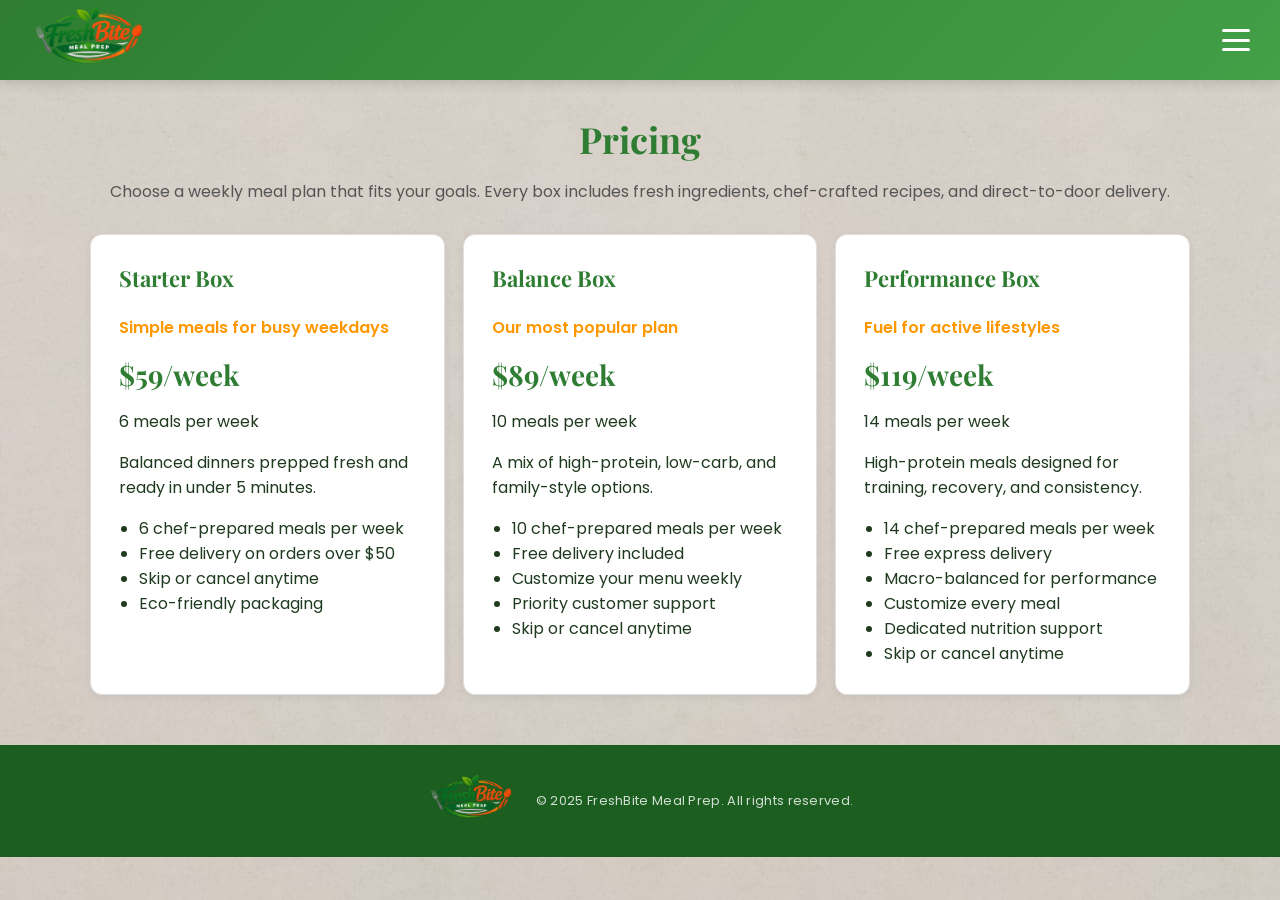
<file: webpages/pricing.html>
<!DOCTYPE html>
<html lang="en">
<head>
    <meta charset="UTF-8">
    <meta name="viewport" content="width=device-width, initial-scale=1.0">
    <meta name="keywords" content="meal delivery, meal prep, subscription plans, healthy meals, FreshBite pricing">
    <meta name="description" content="Choose a FreshBite Meal Prep subscription plan that fits your goals and budget.">
    <title>Pricing - FreshBite Meal Prep</title>
    <link rel="stylesheet" href="../stylesheets/header.css">
    <link rel="stylesheet" href="../stylesheets/pages.css">
    <style>
        .contentWrap {
            width: min(1100px, 92%);
            margin: 0 auto;
            color: #1F3A1F;
        }

        /* No box around intro - plain centered text */
        .pageIntro {
            text-align: center;
            padding: 10px 22px 20px;
            margin-bottom: 20px;
        }

        .pageIntro p {
            color: #555;
            font-size: 16px;
            max-width: 700px;
            margin: 0 auto;
        }

        .pricingGrid {
            display: grid;
            grid-template-columns: repeat(3, 1fr);
            gap: 18px;
            margin-bottom: 24px;
        }

        .planCard {
            background-color: white;
            border: 1px solid #e0e0e0;
            border-radius: 12px;
            padding: 28px;
            box-shadow: 0 2px 8px rgba(0, 0, 0, 0.06);
            transition: transform 0.3s ease, box-shadow 0.3s ease;
        }

        .planCard:hover {
            transform: translateY(-5px);
            box-shadow: 0 8px 24px rgba(0, 0, 0, 0.12);
        }

        .planCard h3 {
            margin-top: 0;
            color: #2E7D32;
            font-family: 'Playfair Display', Georgia, serif;
            font-size: 22px;
        }

        .planTagline {
            font-weight: 600;
            margin-top: 0;
            color: #FF9800;
        }

        .planPrice {
            font-size: 28px;
            color: #2E7D32;
            font-weight: bold;
            margin: 10px 0;
            font-family: 'Playfair Display', Georgia, serif;
        }

        .planCard ul {
            padding-left: 20px;
            margin-bottom: 0;
        }

        @media (max-width: 900px) {
            .pricingGrid {
                grid-template-columns: 1fr;
            }
        }

        @media (max-width: 400px) {
            .pageIntro,
            .planCard {
                padding: 12px;
            }

            .planPrice {
                font-size: 20px;
            }
        }
    </style>
</head>
<body>
    <!-- Beginning of Standard Header -->
    <div class="header">
        <a href="index.html"><img src="../pictures/freshlogo_s.png"></a>
        <div class="brandBox">
            <h1>FreshBite&copy; Meal Prep</h1>
            <p>Eating Healthy has never been easier</p>
        </div>
        <button class="hamburger" id="hamburger" onclick="toggleMenu()">
            <span></span>
            <span></span>
            <span></span>
        </button>
    </div>
    
    <div class="menu" id="menu">
        <a href="index.html"><h2>Home</h2></a>
        <a href="about.html"><h2>About</h2></a>
        <a href="howitworks.html"><h2>How It Works</h2></a>
        <a href="pricing.html"><h2>Pricing</h2></a>
        <a href="testimony.html"><h2>Testimonies</h2></a>
        <a href="faq.html"><h2>FAQ</h2></a>
        <a href="contact.html"><h2>Contact</h2></a>
        <a href="enrollment_form.html"><h2>Join</h2></a>
    </div>

    <script>
        function toggleMenu() {
            if (document.getElementById("menu").style.visibility == "hidden") {
                document.getElementById("menu").style.visibility = "visible";
            } else {
                document.getElementById("menu").style.visibility = "hidden";
            }
        }
    </script>
    <!-- End of Standard Header -->

    <div class="contentWrap">
        <h2 class="page-title">Pricing</h2>
        <p class="page-subtitle">Choose a weekly meal plan that fits your goals. Every box includes fresh ingredients, chef-crafted recipes, and direct-to-door delivery.</p>

        <section id="pricingGrid" class="pricingGrid" aria-label="Pricing plans">
            <p>Loading pricing plans...</p>
        </section>

    </div>

    <!-- Footer -->
    <footer class="site-footer">
        <div class="footer-content">
            <a href="index.html"><img src="../pictures/freshlogo_s.png" class="footer-logo" alt="FreshBite Logo"></a>
            <p>&copy; 2025 FreshBite Meal Prep. All rights reserved.</p>
        </div>
    </footer>

    <script>
        const pricingGrid = document.getElementById("pricingGrid");

        fetch("./data/plans.json")
            .then(response => response.json())
            .then(plans => {
                let html = "";

                for (let i = 0; i < plans.length; i++) {
                    const plan = plans[i];
                    let featuresHtml = "";

                    for (let j = 0; j < plan.features.length; j++) {
                        featuresHtml += "<li>" + plan.features[j] + "</li>";
                    }

                    html += "<article class='planCard'>";
                    html += "<h3>" + plan.name + "</h3>";
                    html += "<p class='planTagline'>" + plan.tagline + "</p>";
                    html += "<p class='planPrice'>$" + plan.weeklyPrice + "/week</p>";
                    html += "<p>" + plan.mealsPerWeek + " meals per week</p>";
                    html += "<p>" + plan.description + "</p>";
                    html += "<ul>" + featuresHtml + "</ul>";
                    html += "</article>";
                }

                pricingGrid.innerHTML = html;
            })
            .catch(() => {
                pricingGrid.innerHTML = "<p>Could not load pricing plans right now.</p>";
            });
    </script>
</body>
</html>
</file>
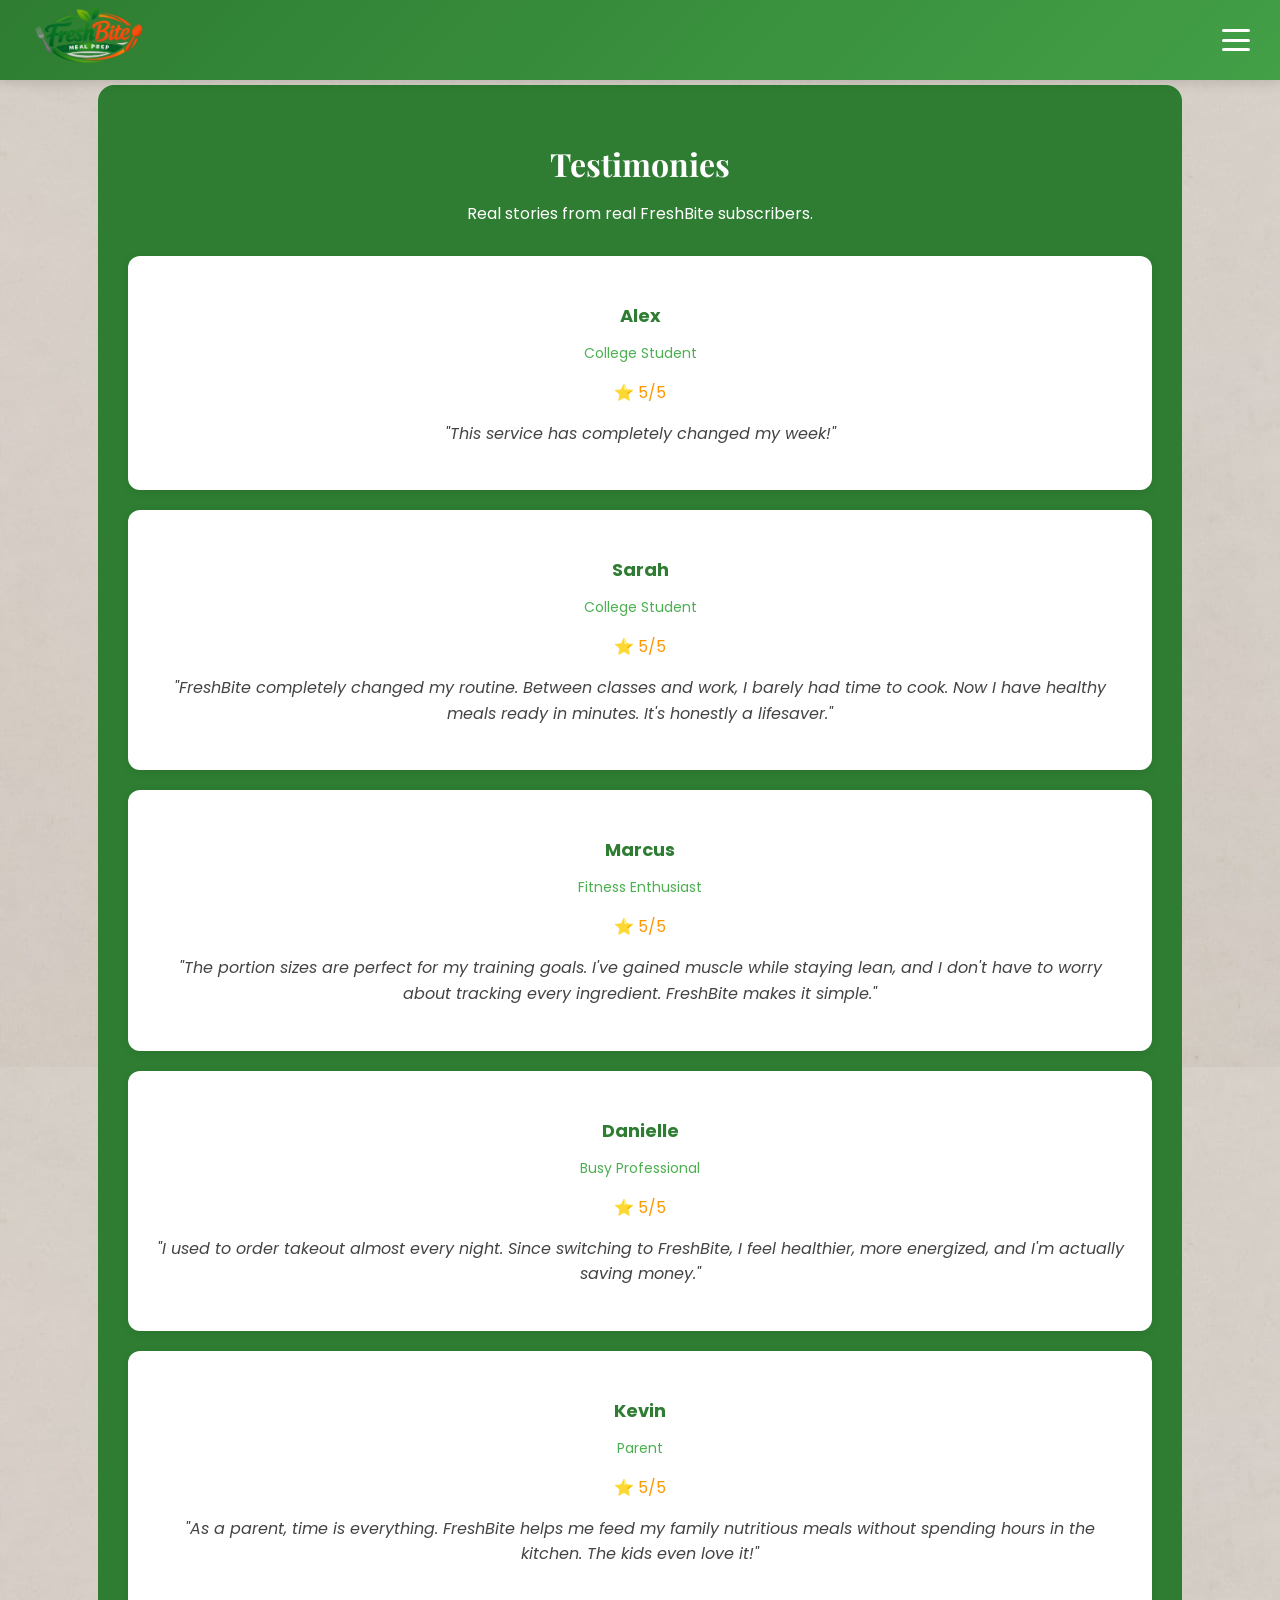
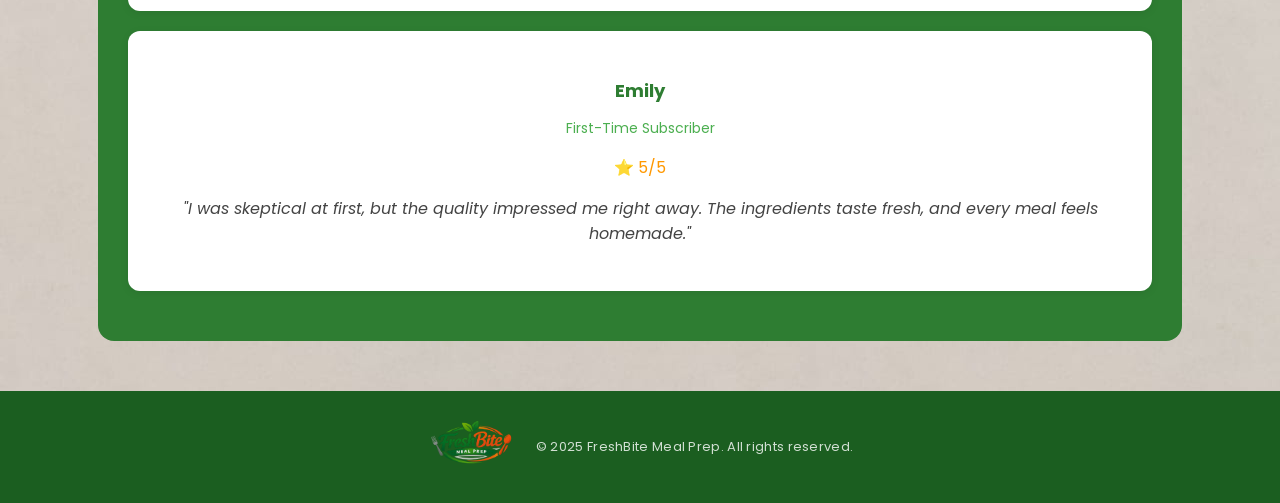
<file: webpages/testimony.html>
<!DOCTYPE html>
<html lang="en">
<head>
    <meta charset="UTF-8">
    <meta name="viewport" content="width=device-width, initial-scale=1.0">
    <meta name="keywords" content="FreshBite, testimonials, reviews, customer stories, meal prep reviews">
    <meta name="description" content="Hear from real FreshBite Meal Prep customers about their experience.">
    <title>Testimonies - FreshBite Meal Prep</title>
    <link rel="stylesheet" href="../stylesheets/header.css">
    <link rel="stylesheet" href="../stylesheets/pages.css">
    <style>
        .testimonials-container {
            max-width: 80%;
            margin: 0 auto;
            padding: 30px;
            border-radius: 16px;
            background-color: #2E7D32;
        }

        .testimonial-card {
            border: none;
            border-radius: 12px;
            padding: 28px;
            background-color: white;
            text-align: center;
            margin-bottom: 20px;
            box-shadow: 0 2px 8px rgba(0,0,0,0.08);
            transition: transform 0.3s ease, box-shadow 0.3s ease;
        }

        .testimonial-card:hover {
            transform: translateY(-3px);
            box-shadow: 0 6px 18px rgba(0,0,0,0.12);
        }

        .testimonial-card .name {
            font-weight: bold;
            color: #2E7D32;
            font-size: 18px;
            margin-bottom: 2px;
        }

        .testimonial-card .title {
            color: #4CAF50;
            font-size: 14px;
            margin-bottom: 8px;
        }

        .testimonial-card .rating {
            color: #FF9800;
            font-size: 16px;
            margin-bottom: 10px;
        }

        .testimonial-card .quote {
            color: #444;
            font-style: italic;
            line-height: 1.6;
            font-size: 16px;
        }
        h2 {
            color:#ffffff;
        }
        .page-title {
            text-align: center;
            color: #ffffff;
            font-family: 'Playfair Display', Georgia, serif;
            font-size: 32px;
            margin-bottom: 8px;
        }
        .page-subtitle {
            color: #ffffff;
        }
    </style>
</head>
<body>
    <!-- Beginning of Standard Header -->
    <div class="header">
        <a href="index.html"><img src="../pictures/freshlogo_s.png"></a>
        <div class="brandBox">
            <h1>FreshBite&copy; Meal Prep</h1>
            <p>Eating Healthy has never been easier</p>
        </div>
        <button class="hamburger" id="hamburger" onclick="toggleMenu()">
            <span></span>
            <span></span>
            <span></span>
        </button>
    </div>
    
    <div class="menu" id="menu">
        <a href="index.html"><h2>Home</h2></a>
        <a href="about.html"><h2>About</h2></a>
        <a href="howitworks.html"><h2>How It Works</h2></a>
        <a href="pricing.html"><h2>Pricing</h2></a>
        <a href="testimony.html"><h2>Testimonies</h2></a>
        <a href="faq.html"><h2>FAQ</h2></a>
        <a href="contact.html"><h2>Contact</h2></a>
        <a href="enrollment_form.html"><h2>Join</h2></a>
    </div>

    <script>
        function toggleMenu() {
            if (document.getElementById("menu").style.visibility == "hidden") {
                document.getElementById("menu").style.visibility = "visible";
            } else {
                document.getElementById("menu").style.visibility = "hidden";
            }
        }
    </script>
    <!-- End of Standard Header -->

    <div class="testimonials-container">
        <h2 class="page-title">Testimonies</h2>
        <p class="page-subtitle">Real stories from real FreshBite subscribers.</p>

        <div id="testimonials-list">
        <!-- Testimonials will be built dynamically by JavaScript -->
        </div>
    </div>

    <!-- Footer -->
    <footer class="site-footer">
        <div class="footer-content">
            <a href="index.html"><img src="../pictures/freshlogo_s.png" class="footer-logo" alt="FreshBite Logo"></a>
            <p>&copy; 2025 FreshBite Meal Prep. All rights reserved.</p>
        </div>
    </footer>

    <script>
        /*
         * Testimonials - uses an associative array (JS object)
         * and DOM manipulation to construct the page
         */
        var testimonials = {
            "Alex": {
                "title": "College Student",
                "testimony": "This service has completely changed my week!",
                "rating": "5/5"
            },
            "Sarah": {
                "title": "College Student",
                "testimony": "FreshBite completely changed my routine. Between classes and work, I barely had time to cook. Now I have healthy meals ready in minutes. It's honestly a lifesaver.",
                "rating": "5/5"
            },
            "Marcus": {
                "title": "Fitness Enthusiast",
                "testimony": "The portion sizes are perfect for my training goals. I've gained muscle while staying lean, and I don't have to worry about tracking every ingredient. FreshBite makes it simple.",
                "rating": "5/5"
            },
            "Danielle": {
                "title": "Busy Professional",
                "testimony": "I used to order takeout almost every night. Since switching to FreshBite, I feel healthier, more energized, and I'm actually saving money.",
                "rating": "5/5"
            },
            "Kevin": {
                "title": "Parent",
                "testimony": "As a parent, time is everything. FreshBite helps me feed my family nutritious meals without spending hours in the kitchen. The kids even love it!",
                "rating": "5/5"
            },
            "Emily": {
                "title": "First-Time Subscriber",
                "testimony": "I was skeptical at first, but the quality impressed me right away. The ingredients taste fresh, and every meal feels homemade.",
                "rating": "5/5"
            }
        };

        function loadTestimonials() {
            var container = document.getElementById("testimonials-list");
            Object.entries(testimonials).forEach(function([name, info]) {
                var card = document.createElement("div");
                card.className = "testimonial-card";

                var nameEl = document.createElement("p");
                nameEl.className = "name";
                nameEl.textContent = name;

                var titleEl = document.createElement("p");
                titleEl.className = "title";
                titleEl.textContent = info.title;

                var ratingEl = document.createElement("p");
                ratingEl.className = "rating";
                ratingEl.textContent = "\u2B50 " + info.rating;

                var quoteEl = document.createElement("p");
                quoteEl.className = "quote";
                quoteEl.textContent = '"' + info.testimony + '"';

                card.appendChild(nameEl);
                card.appendChild(titleEl);
                card.appendChild(ratingEl);
                card.appendChild(quoteEl);
                container.appendChild(card);
            });
        }

        loadTestimonials();
    </script>
</body>
</html>
</file>
<file: stylesheets/header.css>
@import url('https://fonts.googleapis.com/css2?family=Playfair+Display:wght@400;600;700&family=Poppins:wght@300;400;600;700&display=swap');

/* ---- Fixed Header ---- */
.header {
    position: fixed;
    top: 0;
    left: 0;
    width: 100%;
    height: 80px;
    display: flex;
    align-items: center;
    padding: 0 30px;
    background: linear-gradient(135deg, #2E7D32 0%, #388E3C 50%, #43A047 100%);
    box-sizing: border-box;
    z-index: 1000;
    box-shadow: 0 2px 12px rgba(0, 0, 0, 0.15);
}

/* Logo */
.header a img {
    height: 60px;
    object-fit: contain;
    flex-shrink: 0;
}

/* Brand text hidden — logo already has brand name */
.brandBox {
    display: none;
}

/* Background and base font */
body {
    padding-top: 85px;
    background-image: url('../pictures/bg.jpg');
    background-color: #fafafa;
    font-family: 'Poppins', 'Segoe UI', Tahoma, sans-serif;
    color: #333;
    margin: 0;
}

/* ---- Hamburger ---- */
.hamburger {
    width: 28px;
    height: 22px;
    margin-left: auto;
    position: relative;
    display: flex;
    flex-direction: column;
    justify-content: space-between;
    background: none;
    border: none;
    cursor: pointer;
    padding: 0;
    flex-shrink: 0;
}

.hamburger span {
    height: 3px;
    width: 100%;
    background-color: white;
    border-radius: 2px;
    transition: all 0.3s ease;
}

/* ---- Dropdown Menu ---- */
.menu {
    position: fixed;
    top: 85px;
    right: 10px;
    left: auto;
    z-index: 999;

    display: flex;
    flex-direction: column;
    align-items: stretch;

    background-color: #1B5E20;
    border-radius: 10px;
    box-shadow: 0 8px 24px rgba(0, 0, 0, 0.2);
    padding: 8px 0;

    width: 200px;
    visibility: hidden;
}

.menu a {
    text-decoration: none;
    color: rgba(255, 255, 255, 0.9);
    padding: 10px 20px;
    transition: background-color 0.2s ease, color 0.2s ease;
}

.menu a:hover {
    background-color: rgba(255, 255, 255, 0.1);
    color: #fff;
}

.menu h2 {
    font-size: 13px;
    margin: 0;
    font-weight: 500;
}

/* ---- Old Footer (kept for compatibility) ---- */
.footer {
    background-color: #1B5E20;
    padding: 12px;
    display: flex;
    justify-content: center;
    align-items: center;
    gap: 12px;
    margin-top: 25px;
}

.footer a {
    color: #F5F5F5;
    text-decoration: none;
    font-weight: bold;
}

.footer img {
    height: 50px;
}

/* ---- Responsive ---- */
@media (max-width: 800px) {
    .header {
        height: 70px;
        padding: 0 20px;
    }
    .header a img {
        height: 50px;
    }
    .menu {
        top: 75px;
    }
    body {
        padding-top: 75px;
    }
}

@media (max-width: 600px) {
    .header {
        height: 60px;
        padding: 0 15px;
    }
    .header a img {
        height: 42px;
    }
    .menu {
        top: 65px;
        width: 180px;
    }
    body {
        padding-top: 65px;
    }
}
</file>
<file: stylesheets/pages.css>
/* =============================================
   pages.css — Shared styles for Person 2 pages
   (FAQ, How It Works, Contact Us)
   ============================================= */

/* ---- Page Layout ---- */
.page-container {
    max-width: 900px;
    margin: 0 auto;
    padding: 20px;
}

.page-title {
    text-align: center;
    color: #2E7D32;
    font-family: 'Playfair Display', Georgia, serif;
    font-size: 36px;
    margin-bottom: 8px;
}

.page-subtitle {
    text-align: center;
    color: #555;
    margin-bottom: 30px;
    font-size: 16px;
    font-family: 'Poppins', sans-serif;
}


/* ---- FAQ Page Styles ---- */
.faq-item {
    margin-bottom: 12px;
    border-radius: 10px;
    overflow: hidden;
    border: 1px solid #e0e0e0;
    box-shadow: 0 1px 4px rgba(0,0,0,0.04);
}

.faq-question {
    background-color: white;
    padding: 16px 20px;
    cursor: pointer;
    display: flex;
    justify-content: space-between;
    align-items: center;
    transition: background-color 0.2s ease;
}

.faq-question:hover {
    background-color: #f5f5f5;
}

.faq-question.active {
    background-color: #E8F5E9;
}

.faq-q-text {
    font-weight: bold;
    color: #2E7D32;
    font-size: 16px;
    flex: 1;
    margin-right: 10px;
}

.faq-toggle {
    font-size: 22px;
    font-weight: bold;
    color: #FF9800;
    flex-shrink: 0;
    width: 25px;
    text-align: center;
}

.faq-answer {
    max-height: 0;
    overflow: hidden;
    padding: 0 20px;
    background-color: white;
    transition: max-height 0.35s ease, padding 0.35s ease;
}

.faq-answer p {
    color: #444;
    line-height: 1.6;
    margin: 0;
}


/* ---- Contact Page Styles ---- */
.contact-wrapper {
    display: flex;
    gap: 30px;
    flex-wrap: wrap;
}

.contact-info-box {
    flex: 1;
    min-width: 250px;
    border: 1px solid #e0e0e0;
    border-radius: 12px;
    padding: 25px;
    background-color: white;
    box-shadow: 0 2px 8px rgba(0,0,0,0.06);
}

.contact-info-box h3 {
    color: #2E7D32;
    margin-top: 0;
}

.contact-list {
    list-style: none;
    padding: 0;
    margin: 0;
}

.contact-list li {
    padding: 10px 0;
    border-bottom: 1px solid #e8e8e8;
    color: #444;
}

.contact-list li:last-child {
    border-bottom: none;
}

.contact-form-box {
    flex: 2;
    min-width: 300px;
    border: 1px solid #e0e0e0;
    border-radius: 12px;
    padding: 25px;
    background-color: white;
    box-shadow: 0 2px 8px rgba(0,0,0,0.06);
}

.contact-form-box h3 {
    color: #2E7D32;
    margin-top: 0;
}

.form-group {
    margin-bottom: 18px;
}

.form-group label {
    display: block;
    margin-bottom: 5px;
    font-weight: bold;
    color: #333;
    font-size: 14px;
}

.required {
    color: #c62828;
}

.form-group input[type="text"],
.form-group input[type="email"],
.form-group select,
.form-group textarea {
    width: 100%;
    padding: 10px 12px;
    border: 1px solid #ccc;
    border-radius: 8px;
    font-size: 14px;
    box-sizing: border-box;
    transition: border-color 0.2s ease;
}

.form-group input:focus,
.form-group select:focus,
.form-group textarea:focus {
    outline: none;
    border-color: #4CAF50;
    box-shadow: 0 0 0 2px rgba(76, 175, 80, 0.2);
}

.input-error {
    border-color: #c62828 !important;
    box-shadow: 0 0 0 2px rgba(198, 40, 40, 0.15) !important;
}

.error-msg {
    display: block;
    color: #c62828;
    font-size: 12px;
    margin-top: 4px;
    min-height: 16px;
}

.radio-group {
    display: flex;
    flex-wrap: wrap;
    gap: 12px;
    margin-top: 5px;
}

.radio-label {
    font-weight: normal !important;
    display: flex;
    align-items: center;
    gap: 5px;
    color: #444;
    cursor: pointer;
    font-size: 14px;
}

.checkbox-label {
    font-weight: normal !important;
    display: flex;
    align-items: center;
    gap: 8px;
    color: #444;
    cursor: pointer;
    font-size: 14px;
}

.submit-btn {
    background-color: #4CAF50;
    color: white;
    border: none;
    padding: 14px 30px;
    border-radius: 50px;
    font-size: 16px;
    font-weight: 600;
    cursor: pointer;
    transition: background-color 0.3s ease, transform 0.2s ease, box-shadow 0.3s ease;
    width: 100%;
    box-shadow: 0 2px 8px rgba(76,175,80,0.25);
}

.submit-btn:hover {
    background-color: #388E3C;
    transform: translateY(-1px);
    box-shadow: 0 4px 12px rgba(76,175,80,0.35);
}


/* ---- Thank You Modal ---- */
.modal-overlay {
    display: none;
    position: fixed;
    top: 0;
    left: 0;
    width: 100%;
    height: 100%;
    background-color: rgba(0, 0, 0, 0.5);
    justify-content: center;
    align-items: center;
    z-index: 1000;
}

.modal-content {
    background-color: white;
    padding: 40px;
    border-radius: 15px;
    text-align: center;
    max-width: 400px;
    margin: 20px;
    box-shadow: 0 10px 30px rgba(0, 0, 0, 0.2);
}

.modal-content h2 {
    color: #2E7D32;
    font-family: 'Playfair Display', Georgia, serif;
    margin-top: 0;
}

.modal-content p {
    color: #555;
    line-height: 1.5;
}

.modal-close-btn {
    background-color: #FF9800;
    color: white;
    border: none;
    padding: 12px 30px;
    border-radius: 50px;
    font-size: 14px;
    font-weight: 600;
    cursor: pointer;
    margin-top: 15px;
    transition: background-color 0.3s ease, transform 0.2s ease;
}

.modal-close-btn:hover {
    background-color: #e68a00;
    transform: translateY(-1px);
}


/* ---- Footer ---- */
.site-footer {
    background-color: #1B5E20;
    margin-top: 50px;
    padding: 30px 20px;
}

.footer-content {
    display: flex;
    align-items: center;
    justify-content: center;
    gap: 18px;
    flex-wrap: wrap;
}

.footer-logo {
    height: 45px;
    opacity: 0.9;
}

.footer-content p {
    color: rgba(255, 255, 255, 0.8);
    margin: 0;
    font-size: 13px;
    letter-spacing: 0.3px;
}


/* ---- Responsive for Contact Page ---- */
@media (max-width: 600px) {
    .contact-wrapper {
        flex-direction: column;
    }

    .radio-group {
        flex-direction: column;
        gap: 8px;
    }
}

@media (max-width: 400px) {
    .page-title {
        font-size: 20px;
    }

    .page-subtitle {
        font-size: 13px;
    }

    .faq-q-text {
        font-size: 14px;
    }

    .contact-info-box,
    .contact-form-box {
        padding: 15px;
    }
}
</file>
